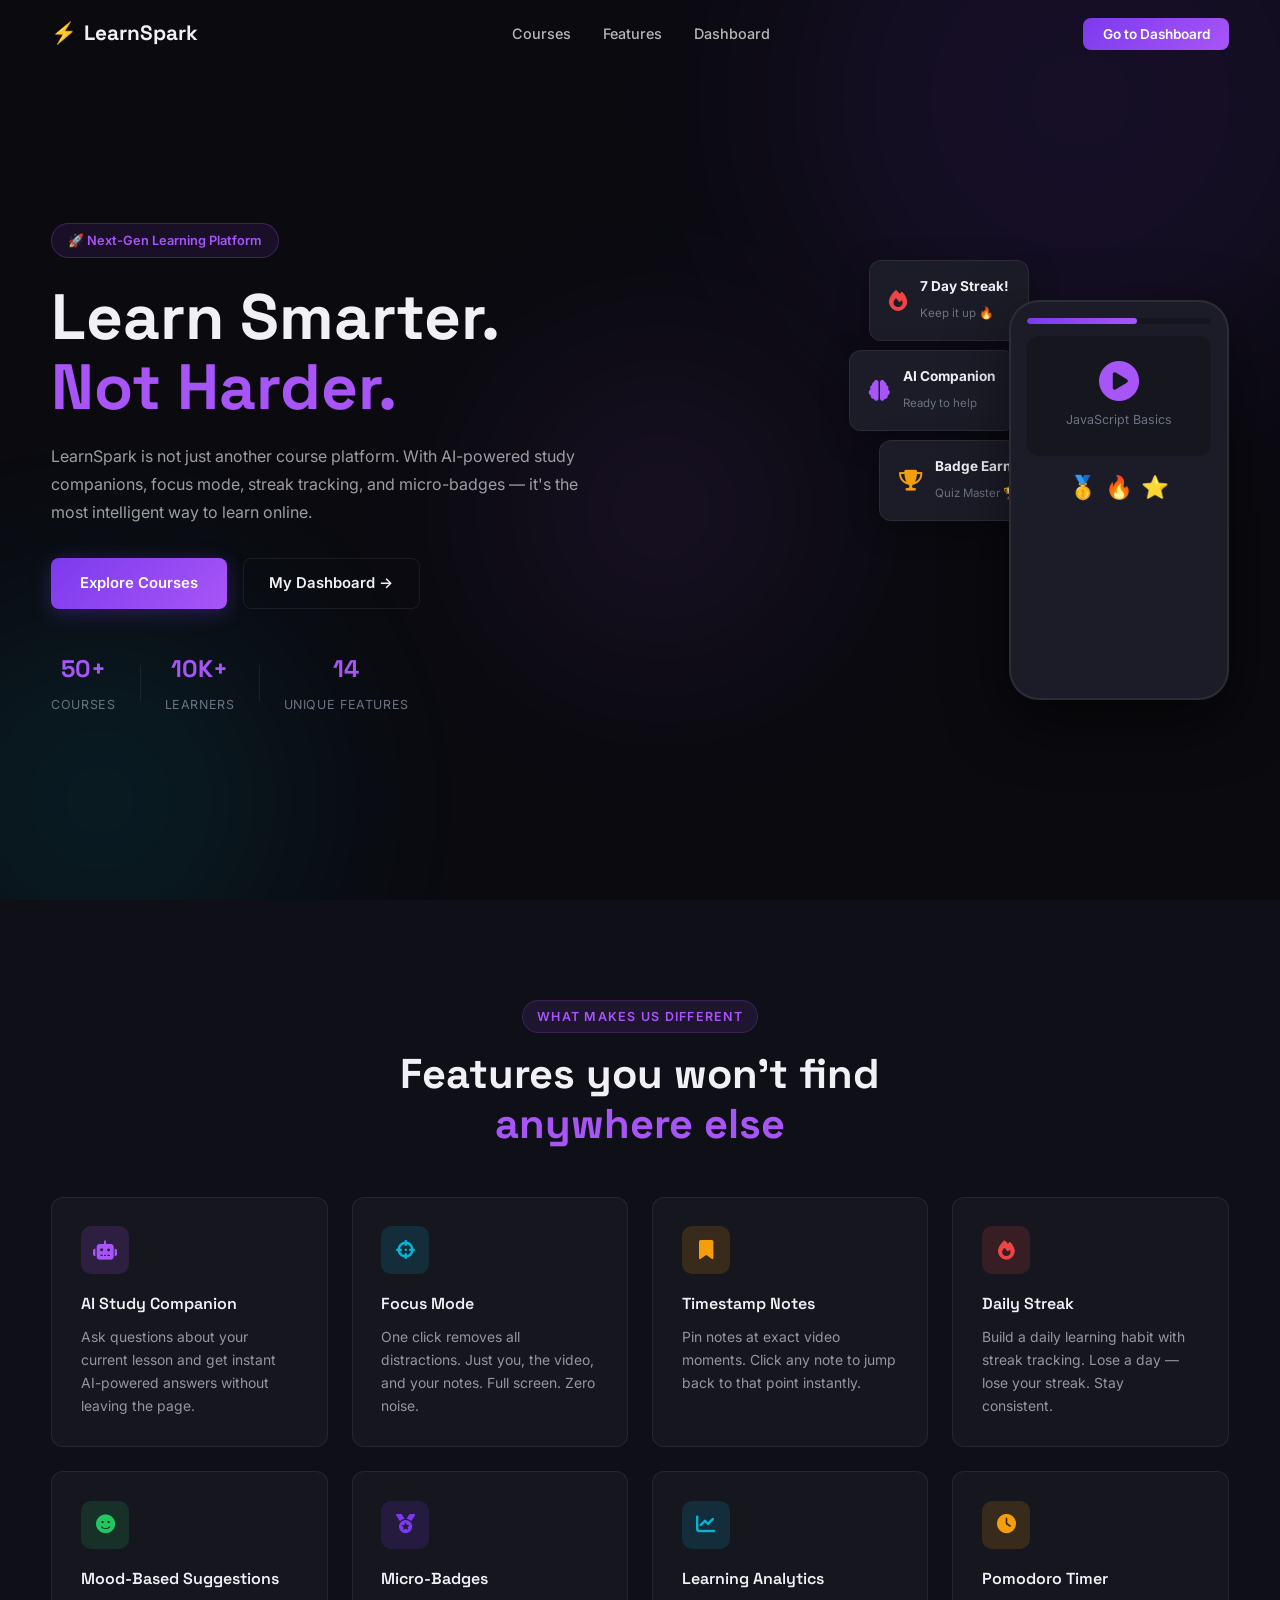
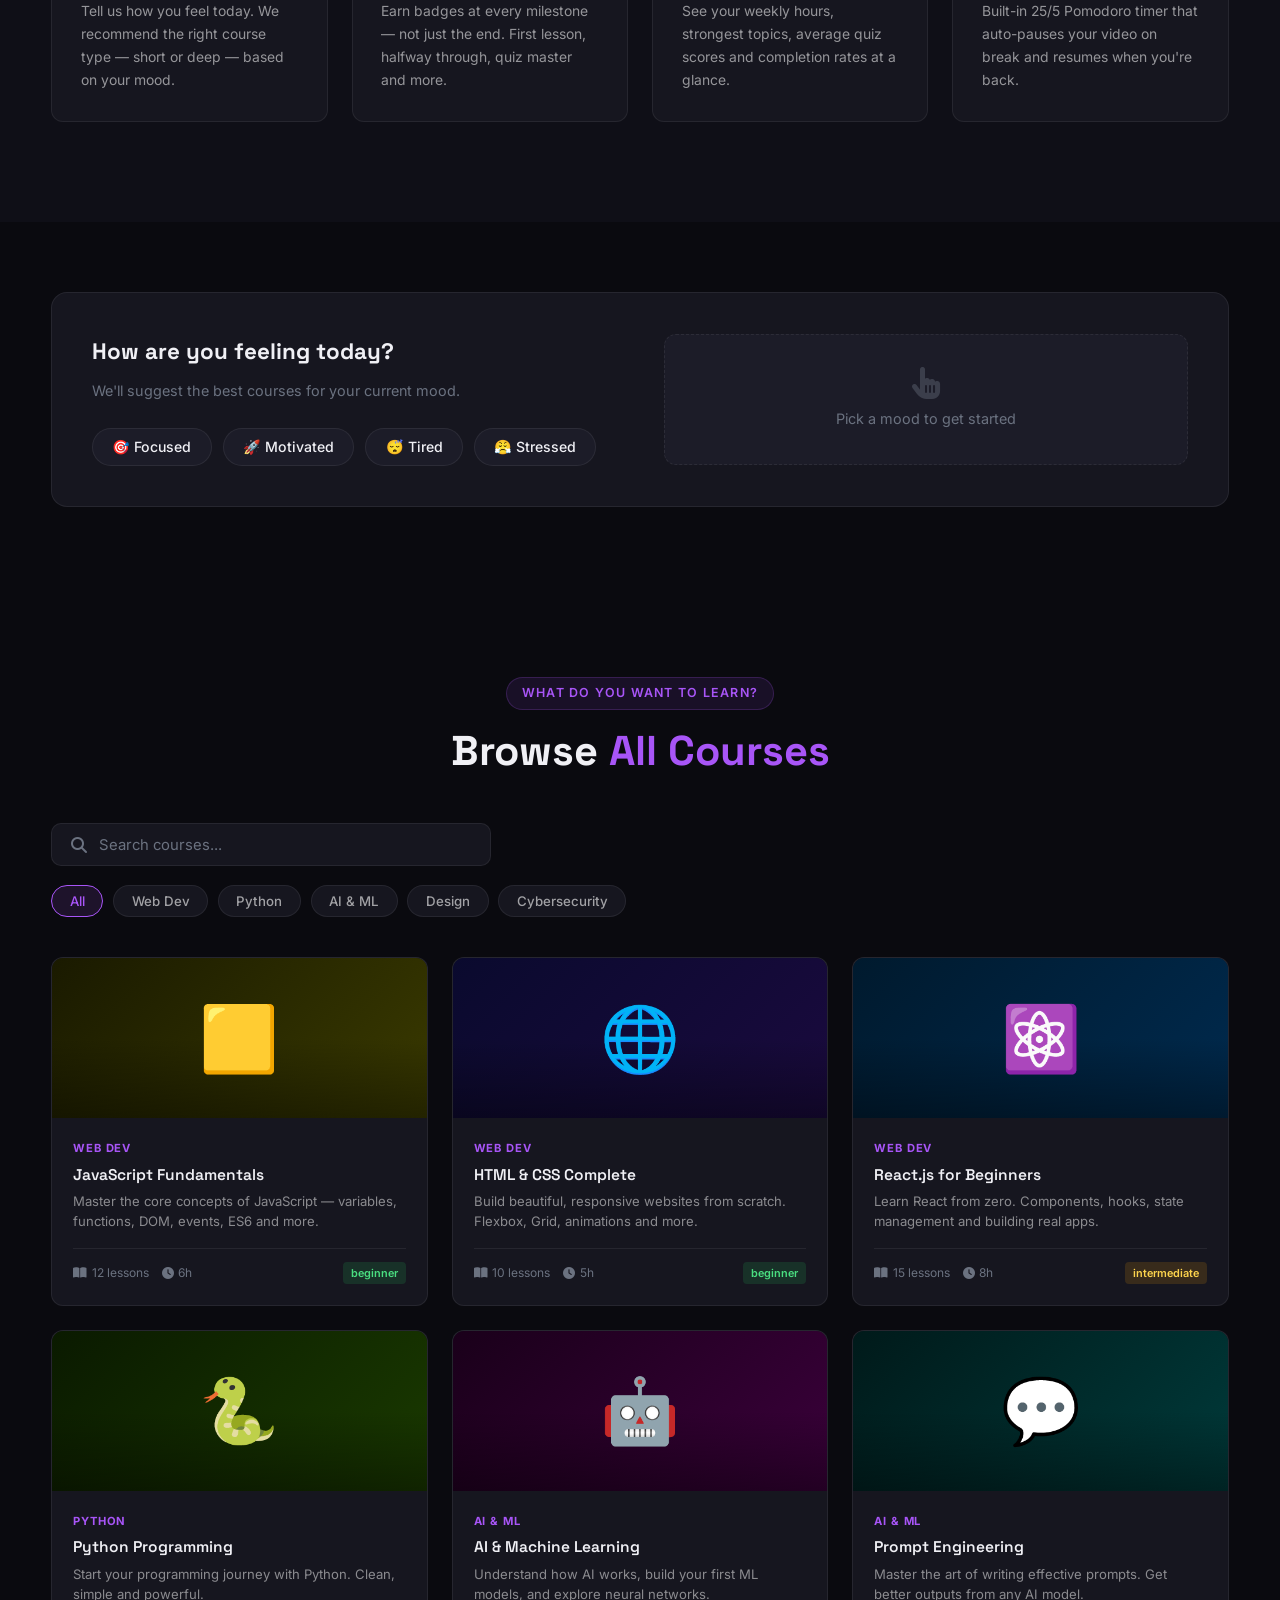
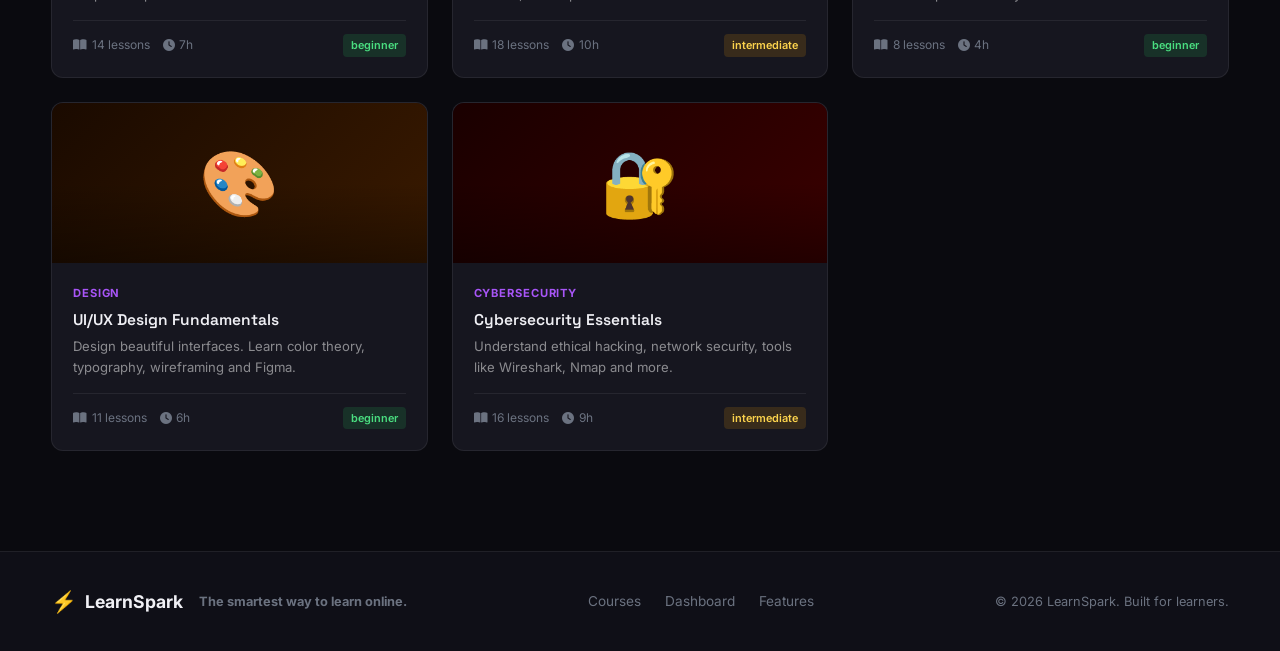
<file: index.html>
<!DOCTYPE html>
<html lang="en">
<head>
  <meta charset="UTF-8" />
  <meta name="viewport" content="width=device-width, initial-scale=1.0" />
  <title>LearnSpark | Modern E-Learning Platform</title>
  <link rel="stylesheet" href="css/main.css" />
  <link href="https://fonts.googleapis.com/css2?family=Inter:wght@300;400;500;600;700;800&family=Space+Grotesk:wght@500;600;700&display=swap" rel="stylesheet" />
  <link rel="stylesheet" href="https://cdnjs.cloudflare.com/ajax/libs/font-awesome/6.4.0/css/all.min.css" />
</head>
<body>

  <!-- NAVBAR -->
  <nav id="navbar">
    <div class="nav-inner">
      <a href="index.html" class="nav-logo">
        <span class="logo-icon">⚡</span> LearnSpark
      </a>
      <ul class="nav-links" id="nav-links">
        <li><a href="#courses">Courses</a></li>
        <li><a href="#features">Features</a></li>
        <li><a href="dashboard.html">Dashboard</a></li>
      </ul>
      <div class="nav-actions">
        <a href="dashboard.html" class="btn-nav">Go to Dashboard</a>
      </div>
      <button class="hamburger" id="hamburger" onclick="toggleNav()">
        <span></span><span></span><span></span>
      </button>
    </div>
  </nav>

  <!-- HERO -->
  <section class="hero">
    <div class="hero-bg">
      <div class="hero-blob b1"></div>
      <div class="hero-blob b2"></div>
      <div class="hero-blob b3"></div>
    </div>
    <div class="hero-inner">
      <div class="hero-text">
        <div class="hero-badge">🚀 Next-Gen Learning Platform</div>
        <h1>Learn Smarter.<br /><span>Not Harder.</span></h1>
        <p>
          LearnSpark is not just another course platform. With AI-powered study
          companions, focus mode, streak tracking, and micro-badges — it's the
          most intelligent way to learn online.
        </p>
        <div class="hero-actions">
          <a href="#courses" class="btn-primary">Explore Courses</a>
          <a href="dashboard.html" class="btn-ghost">My Dashboard →</a>
        </div>
        <div class="hero-stats">
          <div class="h-stat">
            <strong>50+</strong><span>Courses</span>
          </div>
          <div class="h-divider"></div>
          <div class="h-stat">
            <strong>10K+</strong><span>Learners</span>
          </div>
          <div class="h-divider"></div>
          <div class="h-stat">
            <strong>14</strong><span>Unique Features</span>
          </div>
        </div>
      </div>
      <div class="hero-visual">
        <div class="hero-card hc1">
          <i class="fas fa-fire"></i>
          <div>
            <strong>7 Day Streak!</strong>
            <span>Keep it up 🔥</span>
          </div>
        </div>
        <div class="hero-card hc2">
          <i class="fas fa-brain"></i>
          <div>
            <strong>AI Companion</strong>
            <span>Ready to help</span>
          </div>
        </div>
        <div class="hero-card hc3">
          <i class="fas fa-trophy"></i>
          <div>
            <strong>Badge Earned!</strong>
            <span>Quiz Master 🏆</span>
          </div>
        </div>
        <div class="hero-phone">
          <div class="phone-screen">
            <div class="phone-progress-bar"></div>
            <div class="phone-video-thumb">
              <i class="fas fa-play-circle"></i>
              <span>JavaScript Basics</span>
            </div>
            <div class="phone-badges">
              <span>🥇</span><span>🔥</span><span>⭐</span>
            </div>
          </div>
        </div>
      </div>
    </div>
  </section>

  <!-- UNIQUE FEATURES SECTION -->
  <section id="features" class="features-section">
    <div class="container">
      <div class="section-head">
        <span class="section-tag">What Makes Us Different</span>
        <h2>Features you won't find<br /><span>anywhere else</span></h2>
      </div>
      <div class="features-grid">

        <div class="feat-card">
          <div class="feat-icon" style="background:rgba(168,85,247,0.15); color:#a855f7;">
            <i class="fas fa-robot"></i>
          </div>
          <h3>AI Study Companion</h3>
          <p>Ask questions about your current lesson and get instant AI-powered answers without leaving the page.</p>
        </div>

        <div class="feat-card">
          <div class="feat-icon" style="background:rgba(6,182,212,0.15); color:#06b6d4;">
            <i class="fas fa-crosshairs"></i>
          </div>
          <h3>Focus Mode</h3>
          <p>One click removes all distractions. Just you, the video, and your notes. Full screen. Zero noise.</p>
        </div>

        <div class="feat-card">
          <div class="feat-icon" style="background:rgba(245,158,11,0.15); color:#f59e0b;">
            <i class="fas fa-bookmark"></i>
          </div>
          <h3>Timestamp Notes</h3>
          <p>Pin notes at exact video moments. Click any note to jump back to that point instantly.</p>
        </div>

        <div class="feat-card">
          <div class="feat-icon" style="background:rgba(239,68,68,0.15); color:#ef4444;">
            <i class="fas fa-fire"></i>
          </div>
          <h3>Daily Streak</h3>
          <p>Build a daily learning habit with streak tracking. Lose a day — lose your streak. Stay consistent.</p>
        </div>

        <div class="feat-card">
          <div class="feat-icon" style="background:rgba(34,197,94,0.15); color:#22c55e;">
            <i class="fas fa-smile"></i>
          </div>
          <h3>Mood-Based Suggestions</h3>
          <p>Tell us how you feel today. We recommend the right course type — short or deep — based on your mood.</p>
        </div>

        <div class="feat-card">
          <div class="feat-icon" style="background:rgba(124,58,237,0.15); color:#7c3aed;">
            <i class="fas fa-medal"></i>
          </div>
          <h3>Micro-Badges</h3>
          <p>Earn badges at every milestone — not just the end. First lesson, halfway through, quiz master and more.</p>
        </div>

        <div class="feat-card">
          <div class="feat-icon" style="background:rgba(6,182,212,0.15); color:#06b6d4;">
            <i class="fas fa-chart-line"></i>
          </div>
          <h3>Learning Analytics</h3>
          <p>See your weekly hours, strongest topics, average quiz scores and completion rates at a glance.</p>
        </div>

        <div class="feat-card">
          <div class="feat-icon" style="background:rgba(245,158,11,0.15); color:#f59e0b;">
            <i class="fas fa-clock"></i>
          </div>
          <h3>Pomodoro Timer</h3>
          <p>Built-in 25/5 Pomodoro timer that auto-pauses your video on break and resumes when you're back.</p>
        </div>

      </div>
    </div>
  </section>

  <!-- MOOD PICKER (interactive) -->
  <section class="mood-section">
    <div class="container">
      <div class="mood-box">
        <div class="mood-left">
          <h3>How are you feeling today?</h3>
          <p>We'll suggest the best courses for your current mood.</p>
          <div class="mood-options">
            <button class="mood-btn" onclick="pickMood(this,'focused')"   data-mood="focused">   🎯 Focused</button>
            <button class="mood-btn" onclick="pickMood(this,'motivated')" data-mood="motivated"> 🚀 Motivated</button>
            <button class="mood-btn" onclick="pickMood(this,'tired')"     data-mood="tired">     😴 Tired</button>
            <button class="mood-btn" onclick="pickMood(this,'stressed')"  data-mood="stressed">  😤 Stressed</button>
          </div>
        </div>
        <div class="mood-right">
          <div id="mood-suggestion" class="mood-suggestion hidden">
            <div class="mood-suggestion-icon" id="mood-icon">🎯</div>
            <h4 id="mood-title">Great for focus!</h4>
            <p id="mood-desc">Since you're focused, we recommend deep-dive courses today.</p>
            <a href="#courses" class="btn-primary" style="margin-top:1rem;">
              Show Me Courses
            </a>
          </div>
          <div class="mood-placeholder" id="mood-placeholder">
            <i class="fas fa-hand-pointer"></i>
            <span>Pick a mood to get started</span>
          </div>
        </div>
      </div>
    </div>
  </section>

  <!-- COURSES SECTION -->
  <section id="courses" class="courses-section">
    <div class="container">
      <div class="section-head">
        <span class="section-tag">What Do You Want to Learn?</span>
        <h2>Browse <span>All Courses</span></h2>
      </div>

      <!-- Search + Filter -->
      <div class="course-controls">
        <div class="search-wrap">
          <i class="fas fa-search"></i>
          <input type="text" id="search-input" placeholder="Search courses..." oninput="filterCourses()" />
        </div>
        <div class="filter-tabs" id="filter-tabs">
          <button class="filter-btn active" onclick="setFilter(this,'all')">All</button>
          <button class="filter-btn" onclick="setFilter(this,'webdev')">Web Dev</button>
          <button class="filter-btn" onclick="setFilter(this,'python')">Python</button>
          <button class="filter-btn" onclick="setFilter(this,'ai')">AI & ML</button>
          <button class="filter-btn" onclick="setFilter(this,'design')">Design</button>
          <button class="filter-btn" onclick="setFilter(this,'cyber')">Cybersecurity</button>
        </div>
      </div>

      <!-- Course Grid -->
      <div class="course-grid" id="course-grid">
        <!-- Injected by JS -->
      </div>
    </div>
  </section>

  <!-- FOOTER -->
  <footer class="main-footer">
    <div class="container footer-inner">
      <div class="footer-brand">
        <span class="logo-icon">⚡</span>
        <strong>LearnSpark</strong>
        <p>The smartest way to learn online.</p>
      </div>
      <div class="footer-links">
        <a href="#courses">Courses</a>
        <a href="dashboard.html">Dashboard</a>
        <a href="#features">Features</a>
      </div>
      <p class="footer-copy">© 2026 LearnSpark. Built for learners.</p>
    </div>
  </footer>

  <script src="js/main.js"></script>
</body>
</html>
</file>
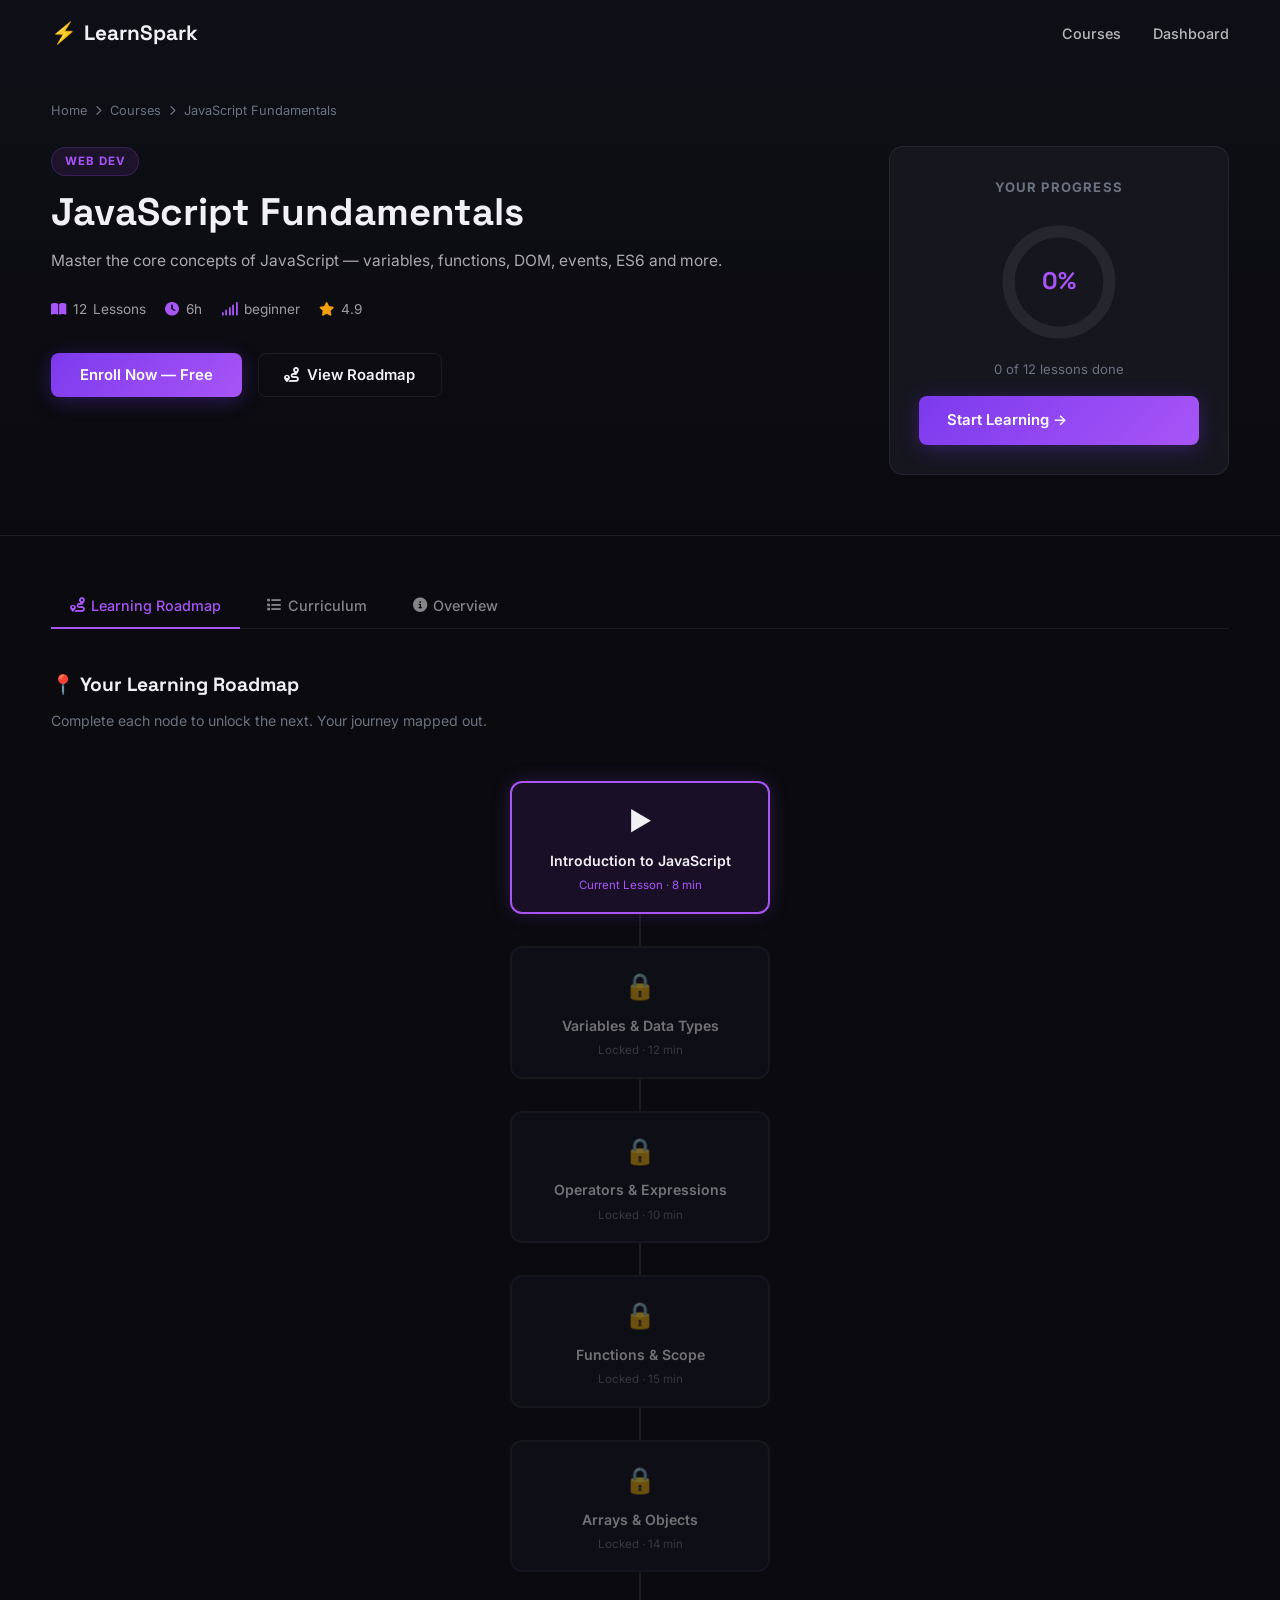
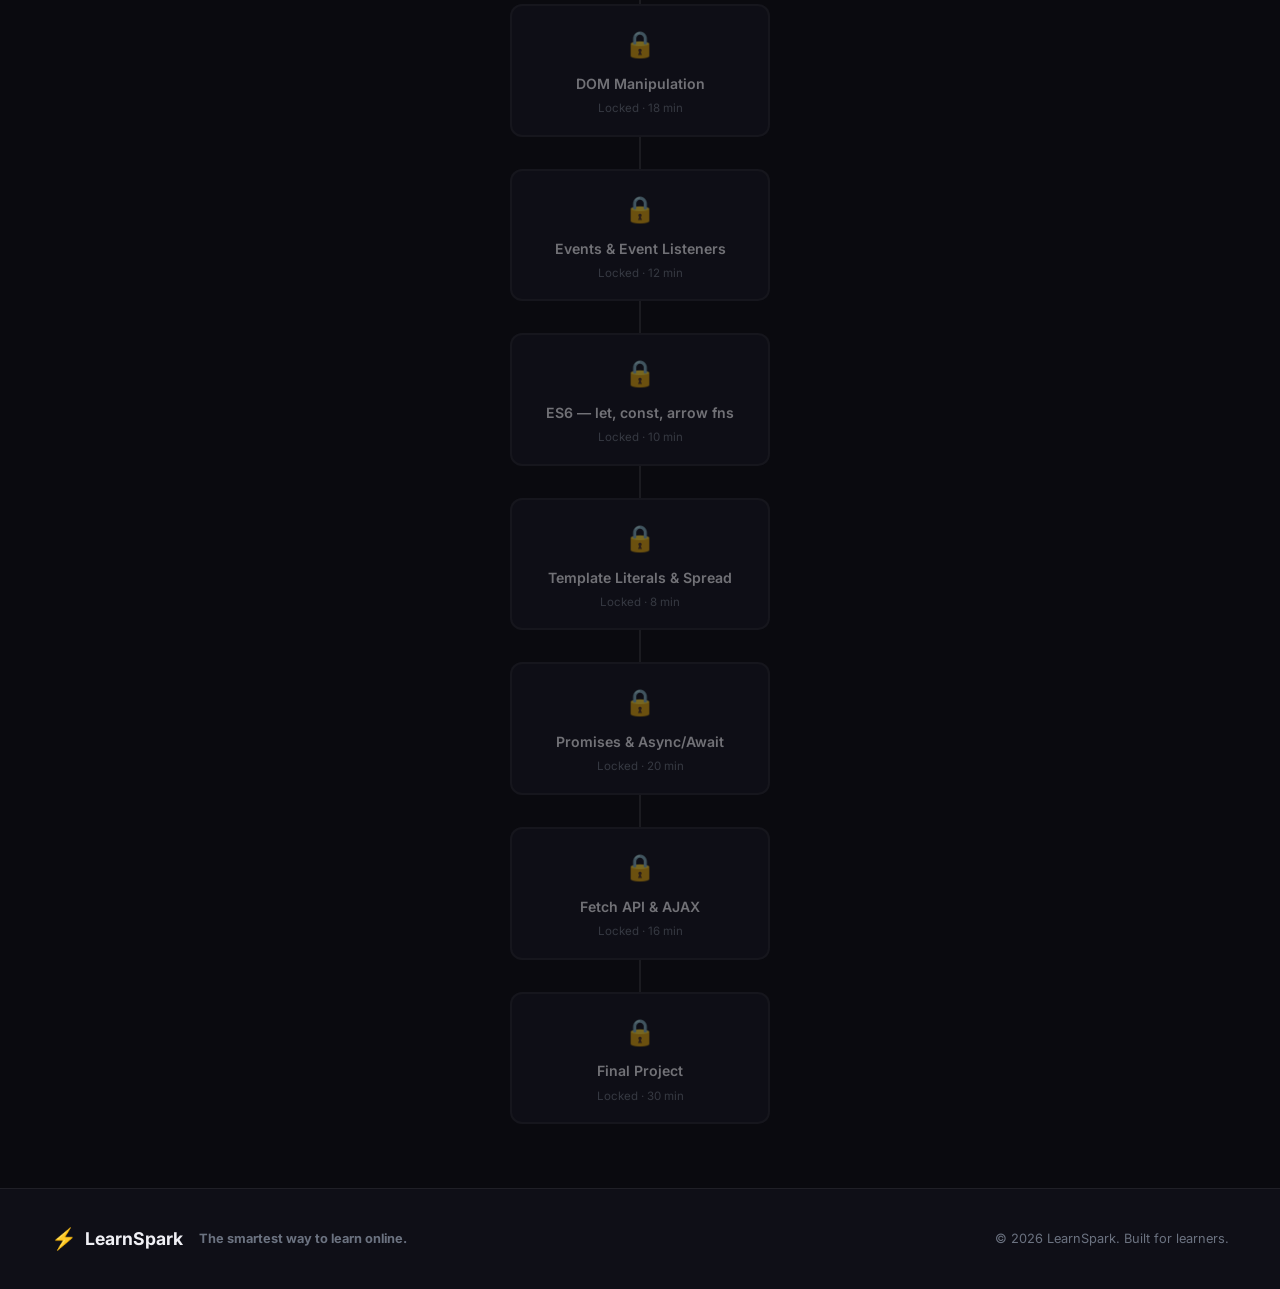
<file: course.html>
<!DOCTYPE html>
<html lang="en">
<head>
  <meta charset="UTF-8" />
  <meta name="viewport" content="width=device-width, initial-scale=1.0" />
  <title>Course Detail | LearnSpark</title>
  <link rel="stylesheet" href="css/main.css" />
  <link rel="stylesheet" href="css/course.css" />
  <link href="https://fonts.googleapis.com/css2?family=Inter:wght@300;400;500;600;700;800&family=Space+Grotesk:wght@500;600;700&display=swap" rel="stylesheet" />
  <link rel="stylesheet" href="https://cdnjs.cloudflare.com/ajax/libs/font-awesome/6.4.0/css/all.min.css" />
</head>
<body>

  <!-- NAVBAR -->
  <nav id="navbar" class="scrolled">
    <div class="nav-inner">
      <a href="index.html" class="nav-logo">
        <span class="logo-icon">⚡</span> LearnSpark
      </a>
      <ul class="nav-links" id="nav-links">
        <li><a href="index.html#courses">Courses</a></li>
        <li><a href="dashboard.html">Dashboard</a></li>
      </ul>
      <button class="hamburger" id="hamburger" onclick="toggleNav()">
        <span></span><span></span><span></span>
      </button>
    </div>
  </nav>

  <!-- COURSE HERO -->
  <div class="course-hero" id="course-hero">
    <div class="container">
      <div class="breadcrumb">
        <a href="index.html">Home</a>
        <i class="fas fa-chevron-right"></i>
        <a href="index.html#courses">Courses</a>
        <i class="fas fa-chevron-right"></i>
        <span id="course-title-breadcrumb">Course</span>
      </div>
      <div class="course-hero-content">
        <div class="course-hero-left">
          <span class="course-category-tag" id="course-cat-tag">Web Dev</span>
          <h1 id="course-title">Course Title</h1>
          <p id="course-desc">Course description goes here.</p>
          <div class="course-meta">
            <span><i class="fas fa-book-open"></i> <span id="course-lessons">0</span> Lessons</span>
            <span><i class="fas fa-clock"></i> <span id="course-duration">0h</span></span>
            <span><i class="fas fa-signal"></i> <span id="course-level">Beginner</span></span>
            <span><i class="fas fa-star" style="color:#f59e0b;"></i> <span id="course-rating">4.8</span></span>
          </div>
          <div class="course-hero-actions">
            <button class="btn-primary" onclick="enrollCourse()" id="enroll-btn">
              Enroll Now — Free
            </button>
            <button class="btn-ghost" onclick="showRoadmap()">
              <i class="fas fa-route"></i> View Roadmap
            </button>
          </div>
        </div>
        <div class="course-hero-right">
          <div class="course-progress-card" id="course-progress-card">
            <div class="cp-header">Your Progress</div>
            <div class="cp-circle">
              <svg viewBox="0 0 100 100">
                <circle class="cp-bg"   cx="50" cy="50" r="42"/>
                <circle class="cp-fill" cx="50" cy="50" r="42" id="cp-fill-circle"/>
              </svg>
              <span id="cp-pct">0%</span>
            </div>
            <p id="cp-text">0 of 0 lessons done</p>
            <a href="lesson.html" id="continue-btn" class="btn-primary" style="width:100%;text-align:center;margin-top:1rem;">
              Start Learning →
            </a>
          </div>
        </div>
      </div>
    </div>
  </div>

  <!-- MAIN CONTENT -->
  <div class="course-main container">

    <!-- TABS -->
    <div class="course-tabs">
      <button class="ctab active" onclick="showCourseTab('roadmap',this)">
        <i class="fas fa-route"></i> Learning Roadmap
      </button>
      <button class="ctab" onclick="showCourseTab('curriculum',this)">
        <i class="fas fa-list"></i> Curriculum
      </button>
      <button class="ctab" onclick="showCourseTab('overview',this)">
        <i class="fas fa-info-circle"></i> Overview
      </button>
    </div>

    <!-- ROADMAP TAB -->
    <div id="ctab-roadmap" class="course-tab-panel active">
      <h3 class="panel-title">📍 Your Learning Roadmap</h3>
      <p class="panel-sub">Complete each node to unlock the next. Your journey mapped out.</p>
      <div class="roadmap-wrap" id="roadmap-wrap">
        <!-- injected by JS -->
      </div>
    </div>

    <!-- CURRICULUM TAB -->
    <div id="ctab-curriculum" class="course-tab-panel">
      <h3 class="panel-title">📋 Course Curriculum</h3>
      <div class="curriculum-list" id="curriculum-list">
        <!-- injected by JS -->
      </div>
    </div>

    <!-- OVERVIEW TAB -->
    <div id="ctab-overview" class="course-tab-panel">
      <h3 class="panel-title">📖 Course Overview</h3>
      <div class="overview-grid">
        <div class="overview-left" id="overview-left">
          <!-- injected by JS -->
        </div>
        <div class="overview-right">
          <div class="what-learn" id="what-learn">
            <!-- injected by JS -->
          </div>
        </div>
      </div>
    </div>

  </div>

  <!-- FOOTER -->
  <footer class="main-footer">
    <div class="container footer-inner">
      <div class="footer-brand">
        <span class="logo-icon">⚡</span>
        <strong>LearnSpark</strong>
        <p>The smartest way to learn online.</p>
      </div>
      <p class="footer-copy">© 2026 LearnSpark. Built for learners.</p>
    </div>
  </footer>

  <script src="js/main.js"></script>
  <script src="js/course.js"></script>
</body>
</html>
</file>
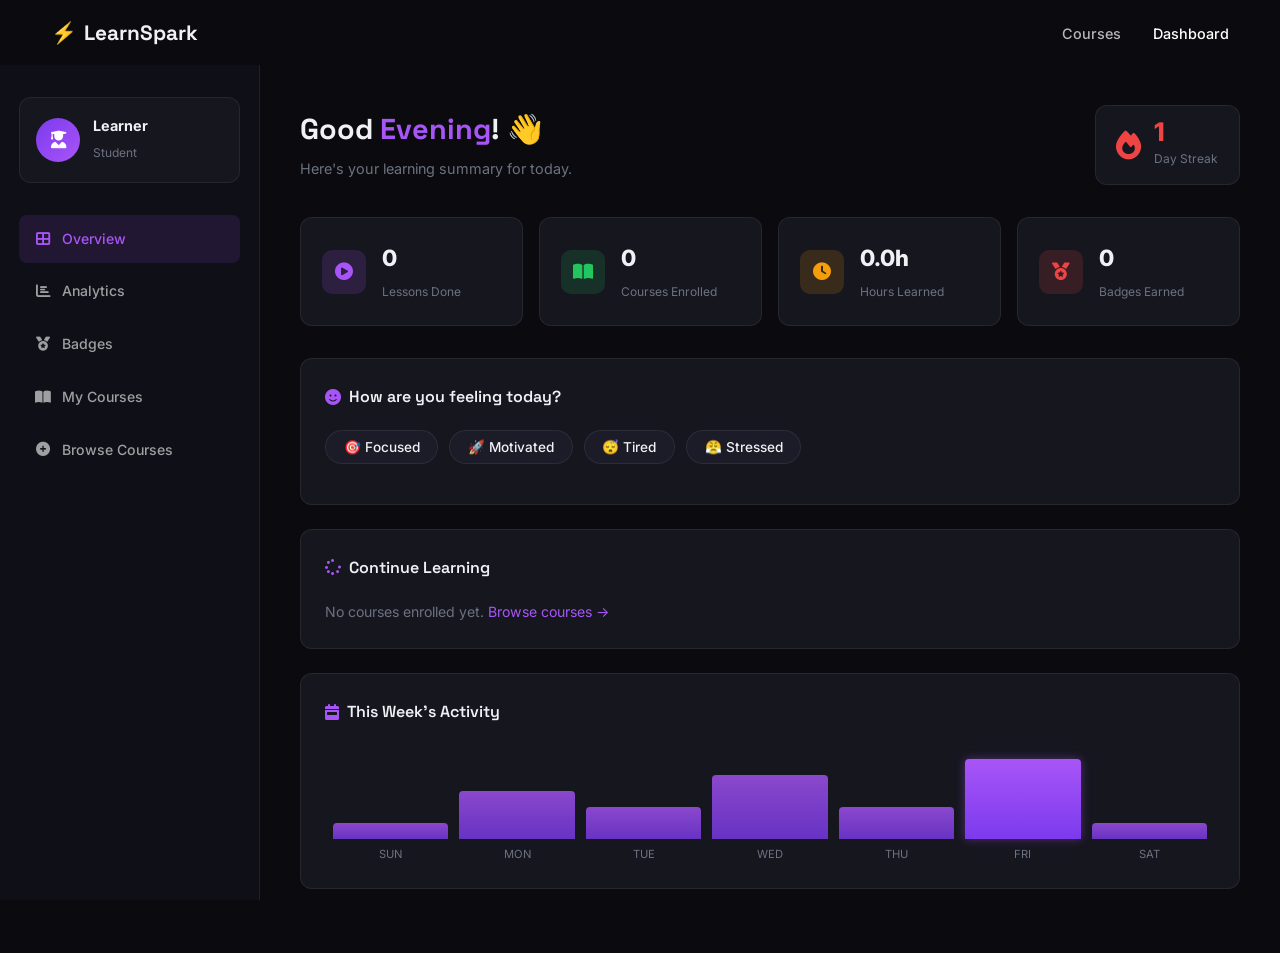
<file: dashboard.html>
<!DOCTYPE html>
<html lang="en">
<head>
  <meta charset="UTF-8" />
  <meta name="viewport" content="width=device-width, initial-scale=1.0" />
  <title>Dashboard | LearnSpark</title>
  <link rel="stylesheet" href="css/main.css" />
  <link rel="stylesheet" href="css/dashboard.css" />
  <link href="https://fonts.googleapis.com/css2?family=Inter:wght@300;400;500;600;700;800&family=Space+Grotesk:wght@500;600;700&display=swap" rel="stylesheet" />
  <link rel="stylesheet" href="https://cdnjs.cloudflare.com/ajax/libs/font-awesome/6.4.0/css/all.min.css" />
</head>
<body class="dashboard-body">

  <!-- NAVBAR -->
  <nav id="navbar" class="scrolled">
    <div class="nav-inner">
      <a href="index.html" class="nav-logo">
        <span class="logo-icon">⚡</span> LearnSpark
      </a>
      <ul class="nav-links" id="nav-links">
        <li><a href="index.html#courses">Courses</a></li>
        <li><a href="dashboard.html" class="active-link">Dashboard</a></li>
      </ul>
      <button class="hamburger" id="hamburger" onclick="toggleNav()">
        <span></span><span></span><span></span>
      </button>
    </div>
  </nav>

  <div class="dashboard-layout">

    <!-- SIDEBAR -->
    <aside class="dash-sidebar">
      <div class="dash-user">
        <div class="dash-avatar">
          <i class="fas fa-user-graduate"></i>
        </div>
        <div>
          <strong id="dash-username">Learner</strong>
          <span>Student</span>
        </div>
      </div>
      <nav class="dash-nav">
        <a href="#overview"   class="dash-link active" onclick="showTab('overview',this)">
          <i class="fas fa-th-large"></i> Overview
        </a>
        <a href="#analytics"  class="dash-link" onclick="showTab('analytics',this)">
          <i class="fas fa-chart-bar"></i> Analytics
        </a>
        <a href="#badges"     class="dash-link" onclick="showTab('badges',this)">
          <i class="fas fa-medal"></i> Badges
        </a>
        <a href="#mycourses"  class="dash-link" onclick="showTab('mycourses',this)">
          <i class="fas fa-book-open"></i> My Courses
        </a>
        <a href="index.html#courses" class="dash-link">
          <i class="fas fa-plus-circle"></i> Browse Courses
        </a>
      </nav>
    </aside>

    <!-- MAIN CONTENT -->
    <main class="dash-main">

      <!-- ---- OVERVIEW TAB ---- -->
      <div id="tab-overview" class="dash-tab active">

        <div class="dash-header">
          <div>
            <h1>Good <span id="time-greeting">Morning</span>! 👋</h1>
            <p>Here's your learning summary for today.</p>
          </div>
          <div class="streak-display">
            <i class="fas fa-fire"></i>
            <div>
              <strong id="streak-count">0</strong>
              <span>Day Streak</span>
            </div>
          </div>
        </div>

        <!-- Quick Stats -->
        <div class="quick-stats">
          <div class="qs-card">
            <div class="qs-icon" style="background:rgba(168,85,247,0.15);color:#a855f7;">
              <i class="fas fa-play-circle"></i>
            </div>
            <div>
              <strong id="total-lessons">0</strong>
              <span>Lessons Done</span>
            </div>
          </div>
          <div class="qs-card">
            <div class="qs-icon" style="background:rgba(34,197,94,0.15);color:#22c55e;">
              <i class="fas fa-book-open"></i>
            </div>
            <div>
              <strong id="courses-enrolled">0</strong>
              <span>Courses Enrolled</span>
            </div>
          </div>
          <div class="qs-card">
            <div class="qs-icon" style="background:rgba(245,158,11,0.15);color:#f59e0b;">
              <i class="fas fa-clock"></i>
            </div>
            <div>
              <strong id="hours-learned">0h</strong>
              <span>Hours Learned</span>
            </div>
          </div>
          <div class="qs-card">
            <div class="qs-icon" style="background:rgba(239,68,68,0.15);color:#ef4444;">
              <i class="fas fa-medal"></i>
            </div>
            <div>
              <strong id="badges-earned">0</strong>
              <span>Badges Earned</span>
            </div>
          </div>
        </div>

        <!-- Mood Picker -->
        <div class="dash-card">
          <h3 class="card-title">
            <i class="fas fa-smile"></i> How are you feeling today?
          </h3>
          <div class="mood-row">
            <button class="mood-pill" onclick="dashMood(this,'focused')"   data-mood="focused">   🎯 Focused</button>
            <button class="mood-pill" onclick="dashMood(this,'motivated')" data-mood="motivated"> 🚀 Motivated</button>
            <button class="mood-pill" onclick="dashMood(this,'tired')"     data-mood="tired">     😴 Tired</button>
            <button class="mood-pill" onclick="dashMood(this,'stressed')"  data-mood="stressed">  😤 Stressed</button>
          </div>
          <div id="dash-mood-result" class="dash-mood-result hidden"></div>
        </div>

        <!-- In-Progress Courses -->
        <div class="dash-card">
          <h3 class="card-title">
            <i class="fas fa-spinner"></i> Continue Learning
          </h3>
          <div id="in-progress-list" class="progress-list">
            <!-- injected by JS -->
          </div>
        </div>

        <!-- Weekly Activity -->
        <div class="dash-card">
          <h3 class="card-title">
            <i class="fas fa-calendar-week"></i> This Week's Activity
          </h3>
          <div class="week-chart" id="week-chart">
            <!-- bars injected by JS -->
          </div>
        </div>

      </div>

      <!-- ---- ANALYTICS TAB ---- -->
      <div id="tab-analytics" class="dash-tab">
        <h1>Learning <span>Analytics</span></h1>
        <p class="tab-sub">Track your growth over time.</p>

        <div class="analytics-grid">

          <div class="dash-card">
            <h3 class="card-title"><i class="fas fa-chart-pie"></i> Subject Breakdown</h3>
            <div class="subject-bars" id="subject-bars">
              <!-- injected by JS -->
            </div>
          </div>

          <div class="dash-card">
            <h3 class="card-title"><i class="fas fa-star"></i> Quiz Performance</h3>
            <div class="quiz-stats" id="quiz-stats">
              <!-- injected by JS -->
            </div>
          </div>

          <div class="dash-card full-width">
            <h3 class="card-title"><i class="fas fa-calendar-alt"></i> Monthly Activity Heatmap</h3>
            <div class="heatmap" id="heatmap">
              <!-- injected by JS -->
            </div>
          </div>

        </div>
      </div>

      <!-- ---- BADGES TAB ---- -->
      <div id="tab-badges" class="dash-tab">
        <h1>My <span>Badges</span></h1>
        <p class="tab-sub">Achievements you've unlocked on your learning journey.</p>
        <div class="badges-grid" id="badges-grid">
          <!-- injected by JS -->
        </div>
      </div>

      <!-- ---- MY COURSES TAB ---- -->
      <div id="tab-mycourses" class="dash-tab">
        <h1>My <span>Courses</span></h1>
        <p class="tab-sub">All courses you're enrolled in.</p>
        <div class="my-courses-list" id="my-courses-list">
          <!-- injected by JS -->
        </div>
      </div>

    </main>
  </div>

  <script src="js/main.js"></script>
  <script src="js/dashboard.js"></script>
</body>
</html>
</file>
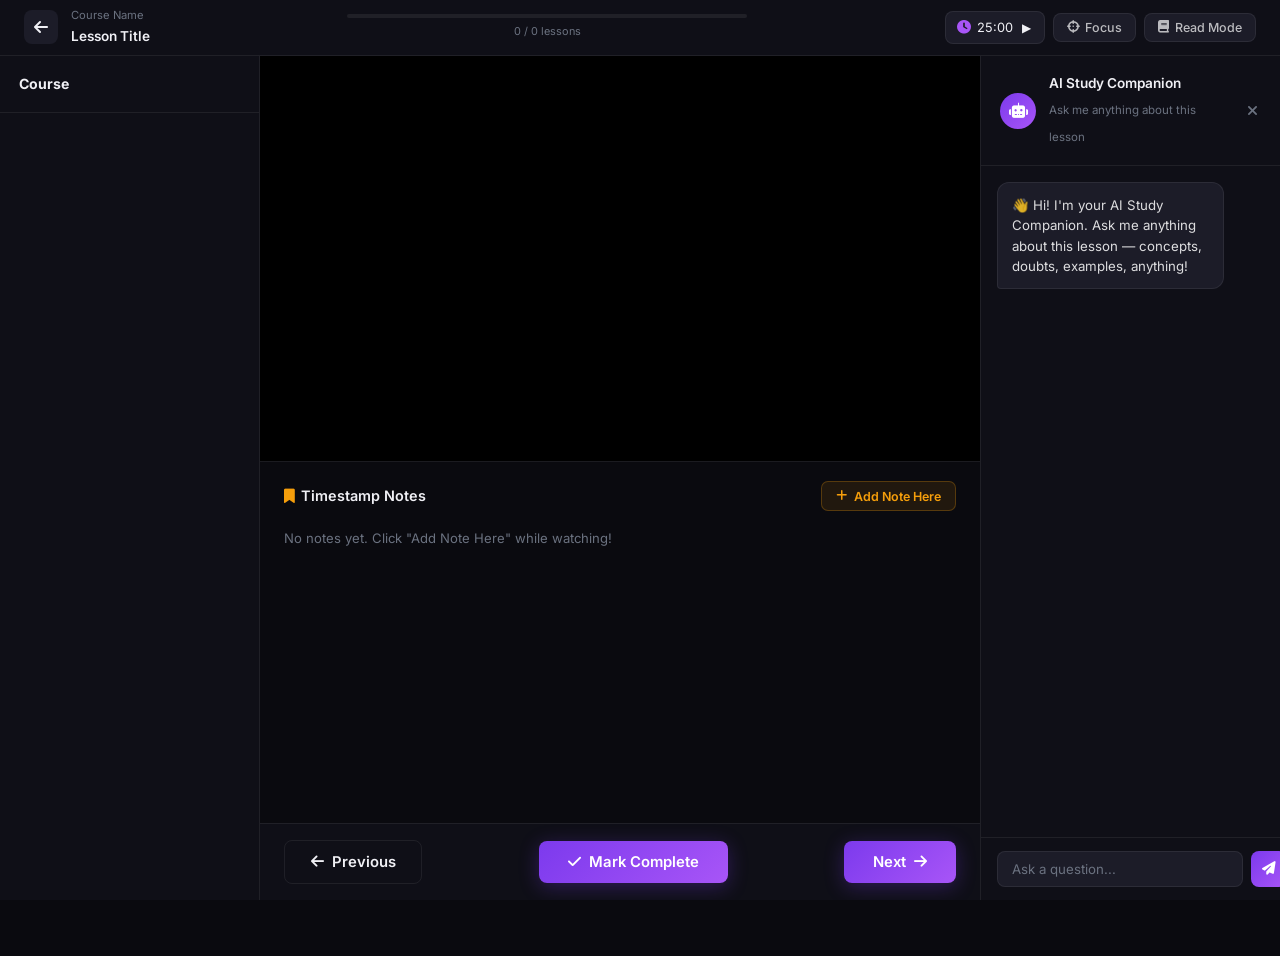
<file: lesson.html>
<!DOCTYPE html>
<html lang="en">
<head>
  <meta charset="UTF-8" />
  <meta name="viewport" content="width=device-width, initial-scale=1.0" />
  <title>Lesson | LearnSpark</title>
  <link rel="stylesheet" href="css/main.css" />
  <link rel="stylesheet" href="css/lesson.css" />
  <link href="https://fonts.googleapis.com/css2?family=Inter:wght@300;400;500;600;700;800&family=Space+Grotesk:wght@500;600;700&display=swap" rel="stylesheet" />
  <link rel="stylesheet" href="https://cdnjs.cloudflare.com/ajax/libs/font-awesome/6.4.0/css/all.min.css" />
</head>
<body id="lesson-body">

  <!-- TOP BAR -->
  <div class="lesson-topbar" id="lesson-topbar">
    <div class="topbar-left">
      <a href="course.html" class="back-btn">
        <i class="fas fa-arrow-left"></i>
      </a>
      <div class="topbar-info">
        <span id="topbar-course">Course Name</span>
        <strong id="topbar-lesson">Lesson Title</strong>
      </div>
    </div>
    <div class="topbar-center">
      <div class="lesson-progress-bar">
        <div id="lesson-progress-fill" style="width:0%"></div>
      </div>
      <span id="topbar-progress">0 / 0 lessons</span>
    </div>
    <div class="topbar-right">
      <!-- Pomodoro -->
      <div class="pomo-mini" id="pomo-mini" title="Pomodoro Timer" onclick="openPomo()">
        <i class="fas fa-clock"></i>
        <span id="pomo-display">25:00</span>
        <button onclick="event.stopPropagation(); togglePomo()" id="pomo-toggle-btn">▶</button>
      </div>
      <!-- Focus mode -->
      <button class="topbar-btn" onclick="toggleFocus()" id="focus-btn" title="Focus Mode">
        <i class="fas fa-crosshairs"></i> <span>Focus</span>
      </button>
      <!-- Reading mode toggle -->
      <button class="topbar-btn" onclick="toggleMode()" id="mode-btn" title="Toggle Reading Mode">
        <i class="fas fa-book"></i> <span>Read Mode</span>
      </button>
    </div>
  </div>

  <!-- LESSON LAYOUT -->
  <div class="lesson-layout" id="lesson-layout">

    <!-- LEFT: LESSON LIST -->
    <aside class="lesson-sidebar" id="lesson-sidebar">
      <div class="sidebar-header">
        <h4 id="sidebar-course-name">Course</h4>
        <button class="sidebar-close" onclick="closeSidebar()">
          <i class="fas fa-times"></i>
        </button>
      </div>
      <div class="lesson-list" id="lesson-list">
        <!-- injected by JS -->
      </div>
    </aside>

    <!-- CENTER: VIDEO + NOTES -->
    <main class="lesson-main" id="lesson-main">

      <div class="content-area" id="content-area">

        <!-- VIDEO MODE -->
        <div id="video-mode" class="mode-panel active">
          <div class="video-wrap">
            <iframe
              id="lesson-iframe"
              src="https://www.youtube.com/embed/PkZNo7MFNFg?rel=0&modestbranding=1&enablejsapi=1"
              title="Lesson Video"
              frameborder="0"
              allow="accelerometer; autoplay; clipboard-write; encrypted-media; gyroscope; picture-in-picture; web-share"
              allowfullscreen
              loading="lazy">
            </iframe>
          </div>

          <!-- Timestamp Notes -->
          <div class="timestamp-notes">
            <div class="tn-header">
              <h4><i class="fas fa-bookmark"></i> Timestamp Notes</h4>
              <button class="btn-add-note" onclick="addTimestampNote()">
                <i class="fas fa-plus"></i> Add Note Here
              </button>
            </div>
            <div id="notes-list" class="notes-list">
              <p class="no-notes">No notes yet. Click "Add Note Here" while watching!</p>
            </div>
          </div>
        </div>

        <!-- READING MODE -->
        <div id="reading-mode" class="mode-panel">
          <div class="reading-content" id="reading-content">
            <!-- injected by JS -->
          </div>
        </div>

      </div>

      <!-- Lesson navigation -->
      <div class="lesson-nav-btns">
        <button class="btn-ghost" onclick="prevLesson()" id="prev-btn">
          <i class="fas fa-arrow-left"></i> Previous
        </button>
        <button class="btn-primary" onclick="markComplete()" id="complete-btn">
          <i class="fas fa-check"></i> Mark Complete
        </button>
        <button class="btn-primary" onclick="nextLesson()" id="next-btn">
          Next <i class="fas fa-arrow-right"></i>
        </button>
      </div>

    </main>

    <!-- RIGHT: AI COMPANION -->
    <aside class="ai-sidebar" id="ai-sidebar">

      <div class="ai-header">
        <div class="ai-avatar">
          <i class="fas fa-robot"></i>
        </div>
        <div>
          <strong>AI Study Companion</strong>
          <span>Ask me anything about this lesson</span>
        </div>
        <button class="ai-close-btn" onclick="toggleAI()" title="Close">
          <i class="fas fa-times"></i>
        </button>
      </div>

      <div class="ai-messages" id="ai-messages">
        <div class="ai-msg bot-msg">
          <div class="msg-bubble">
            👋 Hi! I'm your AI Study Companion. Ask me anything about this lesson — concepts, doubts, examples, anything!
          </div>
        </div>
      </div>

      <div class="ai-input-area">
        <input
          type="text"
          id="ai-input"
          placeholder="Ask a question..."
          onkeydown="if(event.key==='Enter') sendAIMessage()"
        />
        <button onclick="sendAIMessage()" class="ai-send-btn">
          <i class="fas fa-paper-plane"></i>
        </button>
      </div>

    </aside>

  </div>

  <!-- AI toggle button (mobile) -->
  <button class="ai-fab" id="ai-fab" onclick="toggleAI()" title="AI Companion">
    <i class="fas fa-robot"></i>
  </button>

  <!-- Sidebar toggle button (mobile) -->
  <button class="sidebar-fab" id="sidebar-fab" onclick="toggleSidebar()" title="Lessons">
    <i class="fas fa-list"></i>
  </button>

  <!-- POMODORO OVERLAY -->
  <div class="pomo-overlay hidden" id="pomo-overlay">
    <div class="pomo-card">
      <div class="pomo-mode-label" id="pomo-mode-label">🍅 Focus Time</div>
      <div class="pomo-timer" id="pomo-timer-big">25:00</div>
      <div class="pomo-progress">
        <div id="pomo-progress-fill" style="width:0%"></div>
      </div>
      <div class="pomo-controls">
        <button onclick="togglePomo()" id="pomo-play-btn">
          <i class="fas fa-play"></i>
        </button>
        <button onclick="resetPomo()">
          <i class="fas fa-redo"></i>
        </button>
      </div>
      <p class="pomo-note" id="pomo-note">Stay focused. 25 minutes of deep work.</p>
      <button class="pomo-close" onclick="closePomo()">Close</button>
    </div>
  </div>

  <!-- BADGE POPUP -->
  <div class="badge-popup hidden" id="badge-popup">
    <div class="badge-popup-inner">
      <div class="badge-popup-icon" id="badge-popup-icon">🏅</div>
      <h3>Badge Unlocked!</h3>
      <p id="badge-popup-name">First Step</p>
      <button onclick="closeBadgePopup()" class="btn-primary">Awesome! 🎉</button>
    </div>
  </div>

  <script src="js/main.js"></script>
  <script src="js/lesson.js"></script>
</body>
</html>
</file>
<file: css/main.css>
/* ================================
   LearnSpark - main.css
   Shared styles across all pages
================================ */

:root {
  --bg:        #0a0a0f;
  --bg2:       #0f0f17;
  --bg3:       #141420;
  --card:      #16161f;
  --card2:     #1c1c28;
  --border:    rgba(255,255,255,0.07);
  --accent:    #7c3aed;
  --accent2:   #a855f7;
  --cyan:      #06b6d4;
  --green:     #22c55e;
  --yellow:    #f59e0b;
  --red:       #ef4444;
  --text:      #f0f0f5;
  --muted:     #6b7280;
  --radius:    12px;
  --t:         0.25s ease;
  --font-head: 'Space Grotesk', sans-serif;
  --font-body: 'Inter', sans-serif;
}

*, *::before, *::after {
  margin: 0; padding: 0;
  box-sizing: border-box;
}

html { scroll-behavior: smooth; }

body {
  font-family: var(--font-body);
  background: var(--bg);
  color: var(--text);
  line-height: 1.7;
  overflow-x: hidden;
}

a { color: var(--accent2); text-decoration: none; transition: color var(--t); }
a:hover { color: var(--cyan); }
img { max-width: 100%; display: block; }
ul  { list-style: none; }
.hidden { display: none !important; }

.container {
  width: 92%;
  max-width: 1200px;
  margin: 0 auto;
}

/* ---- BUTTONS ---- */
.btn-primary {
  display: inline-flex;
  align-items: center;
  gap: 0.5rem;
  background: linear-gradient(135deg, var(--accent), var(--accent2));
  color: #fff;
  padding: 0.75rem 1.8rem;
  border-radius: 8px;
  font-weight: 600;
  font-size: 0.93rem;
  border: none;
  cursor: pointer;
  transition: transform var(--t), box-shadow var(--t);
  box-shadow: 0 4px 20px rgba(124,58,237,0.3);
  font-family: inherit;
  text-decoration: none;
}

.btn-primary:hover {
  transform: translateY(-2px);
  box-shadow: 0 6px 28px rgba(124,58,237,0.5);
  color: #fff;
}

.btn-ghost {
  display: inline-flex;
  align-items: center;
  gap: 0.5rem;
  background: transparent;
  color: var(--text);
  padding: 0.75rem 1.6rem;
  border-radius: 8px;
  font-weight: 600;
  font-size: 0.93rem;
  border: 1.5px solid var(--border);
  cursor: pointer;
  transition: border-color var(--t), color var(--t), transform var(--t);
  font-family: inherit;
  text-decoration: none;
}

.btn-ghost:hover {
  border-color: var(--accent2);
  color: var(--accent2);
  transform: translateY(-2px);
}

/* ---- NAVBAR ---- */
#navbar {
  position: fixed;
  top: 0; left: 0; right: 0;
  z-index: 1000;
  padding: 1rem 0;
  transition: background var(--t), padding var(--t), box-shadow var(--t);
}

#navbar.scrolled {
  background: rgba(10,10,15,0.95);
  backdrop-filter: blur(12px);
  box-shadow: 0 2px 20px rgba(0,0,0,0.4);
  padding: 0.65rem 0;
}

.nav-inner {
  width: 92%;
  max-width: 1200px;
  margin: 0 auto;
  display: flex;
  align-items: center;
  justify-content: space-between;
}

.nav-logo {
  font-family: var(--font-head);
  font-size: 1.3rem;
  font-weight: 700;
  color: var(--text);
  display: flex;
  align-items: center;
  gap: 0.4rem;
}

.logo-icon { color: var(--accent2); font-size: 1.3rem; }

.nav-links {
  display: flex;
  gap: 2rem;
}

.nav-links a {
  color: rgba(255,255,255,0.7);
  font-size: 0.9rem;
  font-weight: 500;
  transition: color var(--t);
}

.nav-links a:hover,
.nav-links a.active-link { color: #fff; }

.btn-nav {
  background: linear-gradient(135deg, var(--accent), var(--accent2));
  color: #fff !important;
  padding: 0.5rem 1.2rem;
  border-radius: 8px;
  font-size: 0.85rem;
  font-weight: 600;
  transition: transform var(--t), box-shadow var(--t);
}

.btn-nav:hover {
  transform: translateY(-1px);
  box-shadow: 0 4px 15px rgba(124,58,237,0.4);
  color: #fff;
}

.hamburger {
  display: none;
  flex-direction: column;
  gap: 5px;
  background: none;
  border: none;
  cursor: pointer;
  padding: 4px;
}

.hamburger span {
  display: block;
  width: 22px; height: 2px;
  background: var(--text);
  border-radius: 2px;
  transition: all 0.3s;
}

/* ---- SECTION HEADS ---- */
.section-head {
  text-align: center;
  margin-bottom: 3rem;
}

.section-tag {
  display: inline-block;
  font-size: 0.78rem;
  font-weight: 600;
  letter-spacing: 0.1em;
  text-transform: uppercase;
  color: var(--accent2);
  background: rgba(168,85,247,0.1);
  border: 1px solid rgba(168,85,247,0.2);
  padding: 0.3rem 0.9rem;
  border-radius: 20px;
  margin-bottom: 1rem;
}

.section-head h2 {
  font-family: var(--font-head);
  font-size: clamp(1.8rem, 4vw, 2.6rem);
  font-weight: 700;
  color: var(--text);
  line-height: 1.2;
}

.section-head h2 span { color: var(--accent2); }

/* ---- HERO ---- */
.hero {
  min-height: 100vh;
  display: flex;
  align-items: center;
  position: relative;
  overflow: hidden;
  padding: 100px 0 60px;
}

.hero-bg {
  position: absolute;
  inset: 0;
  pointer-events: none;
}

.hero-blob {
  position: absolute;
  border-radius: 50%;
  filter: blur(100px);
  opacity: 0.1;
}

.b1 { width: 600px; height: 600px; background: var(--accent);  top: -200px; right: -100px; }
.b2 { width: 400px; height: 400px; background: var(--cyan);    bottom: -100px; left: -100px; }
.b3 { width: 300px; height: 300px; background: var(--accent2); top: 40%; left: 40%; }

.hero-inner {
  width: 92%;
  max-width: 1200px;
  margin: 0 auto;
  display: flex;
  align-items: center;
  justify-content: space-between;
  gap: 4rem;
  position: relative;
  z-index: 1;
}

.hero-text { max-width: 560px; }

.hero-badge {
  display: inline-block;
  font-size: 0.8rem;
  font-weight: 600;
  background: rgba(168,85,247,0.1);
  border: 1px solid rgba(168,85,247,0.25);
  color: var(--accent2);
  padding: 0.35rem 1rem;
  border-radius: 20px;
  margin-bottom: 1.5rem;
}

.hero-text h1 {
  font-family: var(--font-head);
  font-size: clamp(2.4rem, 6vw, 4rem);
  font-weight: 700;
  line-height: 1.1;
  margin-bottom: 1.2rem;
  color: var(--text);
}

.hero-text h1 span { color: var(--accent2); }

.hero-text p {
  color: rgba(255,255,255,0.6);
  font-size: 1rem;
  line-height: 1.75;
  margin-bottom: 2rem;
}

.hero-actions {
  display: flex;
  gap: 1rem;
  flex-wrap: wrap;
  margin-bottom: 2.5rem;
}

.hero-stats {
  display: flex;
  align-items: center;
  gap: 1.5rem;
}

.h-stat { text-align: center; }

.h-stat strong {
  display: block;
  font-family: var(--font-head);
  font-size: 1.5rem;
  font-weight: 700;
  color: var(--accent2);
}

.h-stat span {
  font-size: 0.78rem;
  color: var(--muted);
  text-transform: uppercase;
  letter-spacing: 0.05em;
}

.h-divider {
  width: 1px;
  height: 36px;
  background: var(--border);
}

/* Hero visual */
.hero-visual {
  position: relative;
  flex-shrink: 0;
  width: 360px;
  height: 460px;
}

.hero-phone {
  width: 220px;
  height: 400px;
  background: var(--card2);
  border-radius: 30px;
  border: 2px solid var(--border);
  position: absolute;
  bottom: 0;
  right: 0;
  overflow: hidden;
  box-shadow: 0 20px 60px rgba(0,0,0,0.5);
  padding: 16px;
  display: flex;
  flex-direction: column;
  gap: 12px;
}

.phone-screen { display: flex; flex-direction: column; gap: 12px; }

.phone-progress-bar {
  height: 6px;
  background: var(--card);
  border-radius: 10px;
  overflow: hidden;
  position: relative;
}

.phone-progress-bar::after {
  content: '';
  position: absolute;
  left: 0; top: 0;
  height: 100%;
  width: 60%;
  background: linear-gradient(90deg, var(--accent), var(--accent2));
  border-radius: 10px;
}

.phone-video-thumb {
  background: var(--card);
  border-radius: 12px;
  height: 120px;
  display: flex;
  flex-direction: column;
  align-items: center;
  justify-content: center;
  gap: 8px;
  font-size: 0.78rem;
  color: var(--muted);
}

.phone-video-thumb i {
  font-size: 2.5rem;
  color: var(--accent2);
}

.phone-badges {
  display: flex;
  gap: 8px;
  justify-content: center;
  font-size: 1.4rem;
}

/* floating hero cards */
.hero-card {
  position: absolute;
  background: var(--card2);
  border: 1px solid var(--border);
  border-radius: 12px;
  padding: 0.9rem 1.2rem;
  display: flex;
  align-items: center;
  gap: 0.8rem;
  min-width: 160px;
  box-shadow: 0 8px 30px rgba(0,0,0,0.3);
  backdrop-filter: blur(8px);
}

.hero-card i  { font-size: 1.3rem; }
.hero-card strong { display: block; font-size: 0.85rem; }
.hero-card span   { font-size: 0.72rem; color: var(--muted); }

.hc1 { top: 20px; left: 0; }
.hc1 i { color: #ef4444; }

.hc2 { top: 110px; left: -20px; }
.hc2 i { color: var(--accent2); }

.hc3 { top: 200px; left: 10px; }
.hc3 i { color: var(--yellow); }

/* ---- FEATURES SECTION ---- */
.features-section {
  padding: 100px 0;
  background: var(--bg2);
}

.features-grid {
  display: grid;
  grid-template-columns: repeat(auto-fit, minmax(260px, 1fr));
  gap: 1.5rem;
}

.feat-card {
  background: var(--card);
  border: 1px solid var(--border);
  border-radius: var(--radius);
  padding: 1.8rem;
  transition: border-color var(--t), transform var(--t), box-shadow var(--t);
}

.feat-card:hover {
  border-color: rgba(168,85,247,0.35);
  transform: translateY(-4px);
  box-shadow: 0 8px 28px rgba(0,0,0,0.3);
}

.feat-icon {
  width: 48px; height: 48px;
  border-radius: 10px;
  display: flex;
  align-items: center;
  justify-content: center;
  font-size: 1.2rem;
  margin-bottom: 1rem;
}

.feat-card h3 {
  font-family: var(--font-head);
  font-size: 1rem;
  font-weight: 600;
  margin-bottom: 0.5rem;
}

.feat-card p {
  font-size: 0.87rem;
  color: rgba(255,255,255,0.55);
  line-height: 1.65;
}

/* ---- MOOD SECTION ---- */
.mood-section {
  padding: 70px 0;
}

.mood-box {
  background: var(--card);
  border: 1px solid var(--border);
  border-radius: 16px;
  padding: 2.5rem;
  display: grid;
  grid-template-columns: 1fr 1fr;
  gap: 3rem;
  align-items: center;
}

.mood-left h3 {
  font-family: var(--font-head);
  font-size: 1.4rem;
  font-weight: 700;
  margin-bottom: 0.5rem;
}

.mood-left p { color: var(--muted); font-size: 0.9rem; margin-bottom: 1.5rem; }

.mood-options {
  display: flex;
  flex-wrap: wrap;
  gap: 0.7rem;
}

.mood-btn {
  background: var(--card2);
  border: 1.5px solid var(--border);
  border-radius: 25px;
  padding: 0.6rem 1.2rem;
  color: var(--text);
  font-size: 0.88rem;
  font-weight: 500;
  cursor: pointer;
  transition: all var(--t);
  font-family: inherit;
}

.mood-btn:hover,
.mood-btn.active {
  border-color: var(--accent2);
  background: rgba(168,85,247,0.12);
  color: var(--accent2);
}

.mood-suggestion,
.mood-placeholder {
  text-align: center;
  padding: 2rem;
  background: var(--card2);
  border-radius: 12px;
  border: 1px dashed var(--border);
}

.mood-placeholder {
  display: flex;
  flex-direction: column;
  align-items: center;
  gap: 0.5rem;
  color: var(--muted);
  font-size: 0.9rem;
}

.mood-placeholder i { font-size: 2rem; opacity: 0.4; }

.mood-suggestion-icon { font-size: 2.5rem; margin-bottom: 0.5rem; }
.mood-suggestion h4   { font-size: 1.1rem; font-weight: 700; margin-bottom: 0.4rem; }
.mood-suggestion p    { font-size: 0.88rem; color: var(--muted); }

/* ---- COURSES SECTION ---- */
.courses-section {
  padding: 100px 0;
}

.course-controls {
  display: flex;
  flex-direction: column;
  gap: 1.2rem;
  margin-bottom: 2.5rem;
}

.search-wrap {
  display: flex;
  align-items: center;
  gap: 0.7rem;
  background: var(--card);
  border: 1.5px solid var(--border);
  border-radius: 10px;
  padding: 0.7rem 1.2rem;
  max-width: 440px;
  transition: border-color var(--t);
}

.search-wrap:focus-within { border-color: var(--accent2); }

.search-wrap i { color: var(--muted); }

.search-wrap input {
  background: none;
  border: none;
  outline: none;
  color: var(--text);
  font-size: 0.93rem;
  font-family: inherit;
  width: 100%;
}

.search-wrap input::placeholder { color: var(--muted); }

.filter-tabs {
  display: flex;
  flex-wrap: wrap;
  gap: 0.6rem;
}

.filter-btn {
  background: var(--card);
  border: 1.5px solid var(--border);
  border-radius: 20px;
  padding: 0.45rem 1.1rem;
  color: rgba(255,255,255,0.6);
  font-size: 0.83rem;
  font-weight: 500;
  cursor: pointer;
  transition: all var(--t);
  font-family: inherit;
}

.filter-btn:hover,
.filter-btn.active {
  background: rgba(168,85,247,0.12);
  border-color: var(--accent2);
  color: var(--accent2);
}

/* Course Grid */
.course-grid {
  display: grid;
  grid-template-columns: repeat(auto-fill, minmax(290px, 1fr));
  gap: 1.5rem;
}

.course-card {
  background: var(--card);
  border: 1px solid var(--border);
  border-radius: var(--radius);
  overflow: hidden;
  cursor: pointer;
  transition: border-color var(--t), transform var(--t), box-shadow var(--t);
  text-decoration: none;
  color: inherit;
  display: flex;
  flex-direction: column;
}

.course-card:hover {
  border-color: rgba(168,85,247,0.4);
  transform: translateY(-4px);
  box-shadow: 0 10px 35px rgba(0,0,0,0.35);
}

.course-thumb {
  height: 160px;
  display: flex;
  align-items: center;
  justify-content: center;
  font-size: 4rem;
  position: relative;
  overflow: hidden;
}

.course-thumb::after {
  content: '';
  position: absolute;
  inset: 0;
  background: linear-gradient(to bottom, transparent 50%, rgba(0,0,0,0.4));
}

.course-body {
  padding: 1.3rem;
  flex: 1;
  display: flex;
  flex-direction: column;
}

.course-cat {
  font-size: 0.7rem;
  font-weight: 700;
  text-transform: uppercase;
  letter-spacing: 0.08em;
  color: var(--accent2);
  margin-bottom: 0.4rem;
}

.course-card-title {
  font-family: var(--font-head);
  font-size: 0.97rem;
  font-weight: 600;
  margin-bottom: 0.4rem;
  line-height: 1.3;
}

.course-card-desc {
  font-size: 0.82rem;
  color: rgba(255,255,255,0.5);
  line-height: 1.55;
  margin-bottom: 1rem;
  flex: 1;
}

.course-card-footer {
  display: flex;
  align-items: center;
  justify-content: space-between;
  padding-top: 0.8rem;
  border-top: 1px solid var(--border);
}

.course-meta-small {
  display: flex;
  gap: 0.8rem;
  font-size: 0.75rem;
  color: var(--muted);
}

.course-meta-small span { display: flex; align-items: center; gap: 0.3rem; }

.course-level-badge {
  font-size: 0.68rem;
  padding: 2px 8px;
  border-radius: 4px;
  font-weight: 600;
}

.level-beginner    { background: rgba(34,197,94,0.15);  color: #4ade80; }
.level-intermediate{ background: rgba(245,158,11,0.15); color: #fcd34d; }
.level-advanced    { background: rgba(239,68,68,0.15);  color: #f87171; }

/* enrolled badge on course card */
.enrolled-badge {
  position: absolute;
  top: 10px; right: 10px;
  background: var(--green);
  color: #fff;
  font-size: 0.65rem;
  font-weight: 700;
  padding: 2px 8px;
  border-radius: 4px;
  z-index: 2;
}

/* progress bar on card */
.card-progress-bar {
  height: 4px;
  background: rgba(255,255,255,0.08);
  border-radius: 10px;
  margin-top: 0.8rem;
  overflow: hidden;
}

.card-progress-fill {
  height: 100%;
  background: linear-gradient(90deg, var(--accent), var(--accent2));
  border-radius: 10px;
  transition: width 0.5s ease;
}

/* ---- FOOTER ---- */
.main-footer {
  background: var(--bg2);
  border-top: 1px solid var(--border);
  padding: 2rem 0;
}

.footer-inner {
  display: flex;
  align-items: center;
  justify-content: space-between;
  flex-wrap: wrap;
  gap: 1.5rem;
}

.footer-brand {
  display: flex;
  align-items: center;
  gap: 0.5rem;
  font-size: 1.1rem;
  font-weight: 700;
}

.footer-brand p { font-size: 0.8rem; color: var(--muted); margin-left: 0.5rem; }

.footer-links {
  display: flex;
  gap: 1.5rem;
}

.footer-links a { font-size: 0.85rem; color: var(--muted); transition: color var(--t); }
.footer-links a:hover { color: var(--text); }

.footer-copy { font-size: 0.8rem; color: var(--muted); }

/* ================================
   RESPONSIVE — SHARED
================================ */
@media (max-width: 900px) {
  .hero-inner     { flex-direction: column; text-align: center; }
  .hero-actions   { justify-content: center; }
  .hero-stats     { justify-content: center; }
  .hero-visual    { display: none; }
  .mood-box       { grid-template-columns: 1fr; gap: 2rem; }
}

@media (max-width: 768px) {
  .nav-links {
    display: none;
    flex-direction: column;
    position: absolute;
    top: 100%; left: 0; right: 0;
    background: rgba(10,10,15,0.98);
    backdrop-filter: blur(12px);
    padding: 1.5rem;
    gap: 1.2rem;
    border-top: 1px solid var(--border);
    text-align: center;
  }

  .nav-links.open { display: flex; }
  .nav-actions    { display: none; }
  .hamburger      { display: flex; }
  .nav-inner      { position: relative; }

  .features-grid  { grid-template-columns: 1fr; }
  .course-grid    { grid-template-columns: 1fr; }
  .filter-tabs    { gap: 0.4rem; }
}

@media (max-width: 480px) {
  .hero-text h1   { font-size: 2rem; }
  .hero-actions   { flex-direction: column; align-items: center; }
  .hero-actions a { width: 100%; text-align: center; justify-content: center; }
  .mood-options   { flex-direction: column; }
  .mood-btn       { text-align: center; }
  .footer-inner   { flex-direction: column; text-align: center; }
  .footer-links   { justify-content: center; }
}
</file>
<file: css/course.css>
/* ================================
   LearnSpark - course.css
================================ */

/* COURSE HERO */
.course-hero {
  padding: 100px 0 60px;
  background: var(--bg2);
  border-bottom: 1px solid var(--border);
}

.breadcrumb {
  display: flex;
  align-items: center;
  gap: 0.5rem;
  font-size: 0.8rem;
  color: var(--muted);
  margin-bottom: 1.5rem;
}

.breadcrumb a { color: var(--muted); transition: color var(--t); }
.breadcrumb a:hover { color: var(--accent2); }
.breadcrumb i { font-size: 0.65rem; }

.course-hero-content {
  display: grid;
  grid-template-columns: 1fr 340px;
  gap: 3rem;
  align-items: start;
}

.course-category-tag {
  display: inline-block;
  font-size: 0.72rem;
  font-weight: 700;
  text-transform: uppercase;
  letter-spacing: 0.08em;
  color: var(--accent2);
  background: rgba(168,85,247,0.1);
  border: 1px solid rgba(168,85,247,0.2);
  padding: 0.25rem 0.8rem;
  border-radius: 20px;
  margin-bottom: 0.8rem;
}

.course-hero-left h1 {
  font-family: var(--font-head);
  font-size: clamp(1.6rem, 4vw, 2.4rem);
  font-weight: 700;
  margin-bottom: 0.8rem;
  line-height: 1.2;
}

.course-hero-left p {
  color: rgba(255,255,255,0.65);
  font-size: 0.97rem;
  line-height: 1.7;
  margin-bottom: 1.5rem;
}

.course-meta {
  display: flex;
  flex-wrap: wrap;
  gap: 1.2rem;
  margin-bottom: 2rem;
}

.course-meta span {
  display: flex;
  align-items: center;
  gap: 0.4rem;
  font-size: 0.85rem;
  color: rgba(255,255,255,0.6);
}

.course-meta i { color: var(--accent2); }

.course-hero-actions { display: flex; gap: 1rem; flex-wrap: wrap; }

/* progress card */
.course-progress-card {
  background: var(--card);
  border: 1px solid var(--border);
  border-radius: 14px;
  padding: 1.8rem;
  text-align: center;
  position: sticky;
  top: 80px;
}

.cp-header {
  font-size: 0.82rem;
  font-weight: 700;
  text-transform: uppercase;
  letter-spacing: 0.08em;
  color: var(--muted);
  margin-bottom: 1.5rem;
}

.cp-circle {
  position: relative;
  width: 120px;
  height: 120px;
  margin: 0 auto 1rem;
}

.cp-circle svg {
  width: 120px; height: 120px;
  transform: rotate(-90deg);
}

.cp-bg {
  fill: none;
  stroke: rgba(255,255,255,0.07);
  stroke-width: 10;
}

.cp-fill {
  fill: none;
  stroke: url(#prog-grad);
  stroke-width: 10;
  stroke-linecap: round;
  stroke-dasharray: 263.9;
  stroke-dashoffset: 263.9;
  transition: stroke-dashoffset 0.8s ease;
}

.cp-circle span {
  position: absolute;
  inset: 0;
  display: flex;
  align-items: center;
  justify-content: center;
  font-family: var(--font-head);
  font-size: 1.5rem;
  font-weight: 700;
  color: var(--accent2);
}

.course-progress-card p {
  font-size: 0.82rem;
  color: var(--muted);
}

/* ---- COURSE MAIN ---- */
.course-main {
  padding: 3rem 0;
}

.course-tabs {
  display: flex;
  gap: 0.5rem;
  margin-bottom: 2.5rem;
  border-bottom: 1px solid var(--border);
  padding-bottom: 0;
}

.ctab {
  background: none;
  border: none;
  border-bottom: 2px solid transparent;
  color: rgba(255,255,255,0.5);
  font-size: 0.9rem;
  font-weight: 500;
  padding: 0.8rem 1.2rem;
  cursor: pointer;
  transition: all var(--t);
  font-family: inherit;
  display: flex;
  align-items: center;
  gap: 0.4rem;
  margin-bottom: -1px;
}

.ctab:hover { color: var(--text); }

.ctab.active {
  color: var(--accent2);
  border-bottom-color: var(--accent2);
}

.course-tab-panel { display: none; }
.course-tab-panel.active { display: block; }

.panel-title {
  font-family: var(--font-head);
  font-size: 1.2rem;
  font-weight: 700;
  margin-bottom: 0.5rem;
}

.panel-sub {
  font-size: 0.88rem;
  color: var(--muted);
  margin-bottom: 2rem;
}

/* ---- ROADMAP ---- */
.roadmap-wrap {
  display: flex;
  flex-direction: column;
  align-items: center;
  gap: 0;
  padding: 1rem 0;
}

.roadmap-node-wrap {
  display: flex;
  flex-direction: column;
  align-items: center;
  gap: 0;
}

.roadmap-node {
  width: 260px;
  background: var(--card);
  border: 2px solid var(--border);
  border-radius: 12px;
  padding: 1rem 1.2rem;
  text-align: center;
  cursor: pointer;
  transition: all var(--t);
  position: relative;
}

.roadmap-node.completed {
  border-color: var(--green);
  background: rgba(34,197,94,0.07);
}

.roadmap-node.current {
  border-color: var(--accent2);
  background: rgba(168,85,247,0.1);
  box-shadow: 0 0 20px rgba(168,85,247,0.2);
}

.roadmap-node.locked {
  opacity: 0.45;
  cursor: not-allowed;
}

.roadmap-node:hover:not(.locked) {
  transform: scale(1.03);
}

.rn-icon { font-size: 1.6rem; margin-bottom: 0.4rem; }

.rn-title {
  font-size: 0.88rem;
  font-weight: 600;
  margin-bottom: 0.2rem;
}

.rn-status {
  font-size: 0.72rem;
  color: var(--muted);
}

.roadmap-node.completed .rn-status { color: var(--green); }
.roadmap-node.current  .rn-status  { color: var(--accent2); }

/* connector line */
.roadmap-connector {
  width: 2px;
  height: 32px;
  background: var(--border);
}

.roadmap-connector.done { background: var(--green); }

/* ---- CURRICULUM ---- */
.curriculum-list { display: flex; flex-direction: column; gap: 0.7rem; }

.cur-item {
  display: flex;
  align-items: center;
  gap: 1rem;
  padding: 1rem 1.2rem;
  background: var(--card);
  border: 1px solid var(--border);
  border-radius: 10px;
  cursor: pointer;
  transition: border-color var(--t), background var(--t);
  text-decoration: none;
  color: inherit;
}

.cur-item:hover { border-color: rgba(168,85,247,0.4); background: rgba(168,85,247,0.05); }

.cur-item.completed { border-color: rgba(34,197,94,0.3); }

.cur-num {
  width: 32px; height: 32px;
  border-radius: 8px;
  background: var(--card2);
  display: flex;
  align-items: center;
  justify-content: center;
  font-size: 0.8rem;
  font-weight: 700;
  color: var(--muted);
  flex-shrink: 0;
}

.cur-item.completed .cur-num {
  background: rgba(34,197,94,0.15);
  color: var(--green);
}

.cur-info { flex: 1; }
.cur-info strong { display: block; font-size: 0.9rem; font-weight: 600; margin-bottom: 0.2rem; }
.cur-info span   { font-size: 0.75rem; color: var(--muted); }

.cur-meta {
  display: flex;
  align-items: center;
  gap: 0.8rem;
  font-size: 0.78rem;
  color: var(--muted);
}

.cur-check { color: var(--green); font-size: 1rem; }
.cur-lock  { color: var(--muted); font-size: 0.9rem; }

/* ---- OVERVIEW ---- */
.overview-grid {
  display: grid;
  grid-template-columns: 1fr 340px;
  gap: 2.5rem;
}

.overview-left p {
  color: rgba(255,255,255,0.7);
  font-size: 0.93rem;
  line-height: 1.75;
  margin-bottom: 1rem;
}

.what-learn {
  background: var(--card);
  border: 1px solid var(--border);
  border-radius: var(--radius);
  padding: 1.5rem;
}

.what-learn h4 {
  font-size: 1rem;
  font-weight: 700;
  margin-bottom: 1rem;
}

.what-learn ul { display: flex; flex-direction: column; gap: 0.5rem; }

.what-learn li {
  font-size: 0.87rem;
  color: rgba(255,255,255,0.7);
  display: flex;
  align-items: flex-start;
  gap: 0.5rem;
}

.what-learn li::before {
  content: '✓';
  color: var(--green);
  font-weight: 700;
  flex-shrink: 0;
}

/* ================================
   COURSE RESPONSIVE
================================ */
@media (max-width: 900px) {
  .course-hero-content { grid-template-columns: 1fr; }
  .course-progress-card { position: static; }
  .overview-grid { grid-template-columns: 1fr; }
}

@media (max-width: 600px) {
  .course-tabs   { overflow-x: auto; white-space: nowrap; }
  .ctab          { padding: 0.7rem 0.9rem; font-size: 0.82rem; }
  .roadmap-node  { width: 220px; }
  .cur-meta      { display: none; }
}
</file>
<file: css/dashboard.css>
/* ================================
   LearnSpark - dashboard.css
================================ */

.dashboard-body {
  background: var(--bg);
}

.dashboard-layout {
  display: flex;
  min-height: 100vh;
  padding-top: 65px;
}

/* ---- SIDEBAR ---- */
.dash-sidebar {
  width: 260px;
  background: var(--bg2);
  border-right: 1px solid var(--border);
  padding: 2rem 1.2rem;
  position: sticky;
  top: 65px;
  height: calc(100vh - 65px);
  overflow-y: auto;
  flex-shrink: 0;
}

.dash-user {
  display: flex;
  align-items: center;
  gap: 0.8rem;
  margin-bottom: 2rem;
  padding: 1rem;
  background: var(--card);
  border-radius: var(--radius);
  border: 1px solid var(--border);
}

.dash-avatar {
  width: 44px; height: 44px;
  background: linear-gradient(135deg, var(--accent), var(--accent2));
  border-radius: 50%;
  display: flex;
  align-items: center;
  justify-content: center;
  font-size: 1.1rem;
  color: #fff;
  flex-shrink: 0;
}

.dash-user strong { display: block; font-size: 0.9rem; }
.dash-user span   { font-size: 0.75rem; color: var(--muted); }

.dash-nav {
  display: flex;
  flex-direction: column;
  gap: 0.3rem;
}

.dash-link {
  display: flex;
  align-items: center;
  gap: 0.7rem;
  padding: 0.75rem 1rem;
  border-radius: 8px;
  color: rgba(255,255,255,0.6);
  font-size: 0.88rem;
  font-weight: 500;
  transition: all var(--t);
  text-decoration: none;
  cursor: pointer;
}

.dash-link i { width: 16px; text-align: center; }

.dash-link:hover,
.dash-link.active {
  background: rgba(168,85,247,0.12);
  color: var(--accent2);
}

/* ---- MAIN ---- */
.dash-main {
  flex: 1;
  padding: 2.5rem;
  overflow-y: auto;
}

/* ---- TABS ---- */
.dash-tab { display: none; }
.dash-tab.active { display: block; }

/* ---- HEADER ---- */
.dash-header {
  display: flex;
  justify-content: space-between;
  align-items: flex-start;
  margin-bottom: 2rem;
  flex-wrap: wrap;
  gap: 1rem;
}

.dash-header h1 {
  font-family: var(--font-head);
  font-size: 1.8rem;
  font-weight: 700;
}

.dash-header h1 span { color: var(--accent2); }
.dash-header p       { color: var(--muted); font-size: 0.9rem; margin-top: 0.2rem; }

.streak-display {
  display: flex;
  align-items: center;
  gap: 0.8rem;
  background: var(--card);
  border: 1px solid var(--border);
  border-radius: var(--radius);
  padding: 0.8rem 1.3rem;
}

.streak-display i {
  font-size: 1.8rem;
  color: #ef4444;
}

.streak-display strong {
  display: block;
  font-size: 1.6rem;
  font-weight: 800;
  line-height: 1;
  color: #ef4444;
}

.streak-display span { font-size: 0.75rem; color: var(--muted); }

/* ---- QUICK STATS ---- */
.quick-stats {
  display: grid;
  grid-template-columns: repeat(4, 1fr);
  gap: 1rem;
  margin-bottom: 2rem;
}

.qs-card {
  background: var(--card);
  border: 1px solid var(--border);
  border-radius: var(--radius);
  padding: 1.3rem;
  display: flex;
  align-items: center;
  gap: 1rem;
  transition: border-color var(--t), transform var(--t);
}

.qs-card:hover {
  border-color: rgba(168,85,247,0.3);
  transform: translateY(-2px);
}

.qs-icon {
  width: 44px; height: 44px;
  border-radius: 10px;
  display: flex;
  align-items: center;
  justify-content: center;
  font-size: 1.1rem;
  flex-shrink: 0;
}

.qs-card strong {
  display: block;
  font-size: 1.4rem;
  font-weight: 800;
}

.qs-card span { font-size: 0.75rem; color: var(--muted); }

/* ---- DASH CARD ---- */
.dash-card {
  background: var(--card);
  border: 1px solid var(--border);
  border-radius: var(--radius);
  padding: 1.5rem;
  margin-bottom: 1.5rem;
}

.card-title {
  font-family: var(--font-head);
  font-size: 1rem;
  font-weight: 600;
  margin-bottom: 1.2rem;
  display: flex;
  align-items: center;
  gap: 0.5rem;
}

.card-title i { color: var(--accent2); }

/* ---- MOOD ROW ---- */
.mood-row {
  display: flex;
  flex-wrap: wrap;
  gap: 0.7rem;
  margin-bottom: 1rem;
}

.mood-pill {
  background: var(--card2);
  border: 1.5px solid var(--border);
  border-radius: 25px;
  padding: 0.5rem 1.1rem;
  color: var(--text);
  font-size: 0.85rem;
  font-weight: 500;
  cursor: pointer;
  transition: all var(--t);
  font-family: inherit;
}

.mood-pill:hover,
.mood-pill.active {
  border-color: var(--accent2);
  background: rgba(168,85,247,0.1);
  color: var(--accent2);
}

.dash-mood-result {
  background: rgba(168,85,247,0.08);
  border: 1px solid rgba(168,85,247,0.2);
  border-radius: 8px;
  padding: 1rem;
  font-size: 0.9rem;
  color: rgba(255,255,255,0.8);
  margin-top: 0.5rem;
}

/* ---- PROGRESS LIST ---- */
.progress-list {
  display: flex;
  flex-direction: column;
  gap: 1rem;
}

.progress-item {
  display: flex;
  align-items: center;
  gap: 1rem;
  padding: 1rem;
  background: var(--card2);
  border-radius: 10px;
  border: 1px solid var(--border);
  cursor: pointer;
  transition: border-color var(--t);
  text-decoration: none;
  color: inherit;
}

.progress-item:hover { border-color: var(--accent2); }

.progress-item-icon {
  font-size: 2rem;
  flex-shrink: 0;
}

.progress-item-info { flex: 1; }

.progress-item-info strong { display: block; font-size: 0.92rem; font-weight: 600; }
.progress-item-info span   { font-size: 0.78rem; color: var(--muted); }

.item-progress-bar {
  height: 5px;
  background: rgba(255,255,255,0.07);
  border-radius: 10px;
  margin-top: 0.4rem;
  overflow: hidden;
}

.item-progress-fill {
  height: 100%;
  background: linear-gradient(90deg, var(--accent), var(--accent2));
  border-radius: 10px;
  transition: width 0.5s;
}

.progress-item-pct {
  font-size: 0.82rem;
  font-weight: 700;
  color: var(--accent2);
  flex-shrink: 0;
}

/* ---- WEEK CHART ---- */
.week-chart {
  display: flex;
  align-items: flex-end;
  gap: 0.7rem;
  height: 120px;
  padding: 0 0.5rem;
}

.week-bar-wrap {
  flex: 1;
  display: flex;
  flex-direction: column;
  align-items: center;
  gap: 0.4rem;
  height: 100%;
  justify-content: flex-end;
}

.week-bar {
  width: 100%;
  background: linear-gradient(to top, var(--accent), var(--accent2));
  border-radius: 4px 4px 0 0;
  min-height: 4px;
  transition: height 0.5s ease;
  opacity: 0.8;
}

.week-bar.today { opacity: 1; box-shadow: 0 0 10px rgba(168,85,247,0.4); }

.week-label {
  font-size: 0.7rem;
  color: var(--muted);
  text-transform: uppercase;
}

/* ---- ANALYTICS ---- */
.analytics-grid {
  display: grid;
  grid-template-columns: 1fr 1fr;
  gap: 1.5rem;
}

.full-width { grid-column: 1 / -1; }

.tab-sub { color: var(--muted); font-size: 0.9rem; margin-bottom: 2rem; }

/* subject bars */
.subject-bars { display: flex; flex-direction: column; gap: 1rem; }

.subject-row { display: flex; flex-direction: column; gap: 0.3rem; }

.subject-row-top {
  display: flex;
  justify-content: space-between;
  font-size: 0.85rem;
}

.subject-row-top span:last-child { color: var(--accent2); font-weight: 600; }

.subject-bar-bg {
  height: 8px;
  background: rgba(255,255,255,0.07);
  border-radius: 10px;
  overflow: hidden;
}

.subject-bar-fill {
  height: 100%;
  border-radius: 10px;
  background: linear-gradient(90deg, var(--accent), var(--accent2));
  transition: width 0.8s ease;
}

/* quiz stats */
.quiz-stats { display: flex; flex-direction: column; gap: 1rem; }

.quiz-row {
  display: flex;
  justify-content: space-between;
  align-items: center;
  padding: 0.8rem 1rem;
  background: var(--card2);
  border-radius: 8px;
}

.quiz-row span   { font-size: 0.85rem; color: rgba(255,255,255,0.7); }
.quiz-row strong { font-size: 1rem; color: var(--accent2); font-weight: 700; }

/* heatmap */
.heatmap {
  display: flex;
  flex-wrap: wrap;
  gap: 4px;
}

.heatmap-cell {
  width: 14px; height: 14px;
  border-radius: 3px;
  background: rgba(255,255,255,0.05);
  transition: background 0.2s;
  cursor: pointer;
}

.heatmap-cell.level-1 { background: rgba(168,85,247,0.25); }
.heatmap-cell.level-2 { background: rgba(168,85,247,0.5); }
.heatmap-cell.level-3 { background: rgba(168,85,247,0.8); }
.heatmap-cell.level-4 { background: #a855f7; }

/* ---- BADGES ---- */
.badges-grid {
  display: grid;
  grid-template-columns: repeat(auto-fill, minmax(150px, 1fr));
  gap: 1.2rem;
}

.badge-item {
  background: var(--card);
  border: 1px solid var(--border);
  border-radius: var(--radius);
  padding: 1.5rem 1rem;
  text-align: center;
  transition: border-color var(--t), transform var(--t);
}

.badge-item.earned {
  border-color: rgba(245,158,11,0.4);
  background: rgba(245,158,11,0.05);
}

.badge-item.locked { opacity: 0.35; filter: grayscale(1); }

.badge-item:hover.earned { transform: translateY(-3px); }

.badge-emoji  { font-size: 2.5rem; margin-bottom: 0.5rem; }
.badge-name   { font-size: 0.82rem; font-weight: 600; color: var(--text); margin-bottom: 0.2rem; }
.badge-desc   { font-size: 0.72rem; color: var(--muted); line-height: 1.4; }

/* ---- MY COURSES ---- */
.my-courses-list { display: flex; flex-direction: column; gap: 1rem; }

.my-course-row {
  display: flex;
  align-items: center;
  gap: 1.5rem;
  background: var(--card);
  border: 1px solid var(--border);
  border-radius: var(--radius);
  padding: 1.2rem 1.5rem;
  transition: border-color var(--t);
  text-decoration: none;
  color: inherit;
}

.my-course-row:hover { border-color: rgba(168,85,247,0.4); }

.my-course-icon { font-size: 2.2rem; flex-shrink: 0; }

.my-course-info { flex: 1; }

.my-course-info strong { display: block; font-size: 0.95rem; font-weight: 600; margin-bottom: 0.2rem; }
.my-course-info span   { font-size: 0.78rem; color: var(--muted); }

.my-course-bar {
  width: 140px;
  flex-shrink: 0;
}

.my-bar-label {
  display: flex;
  justify-content: space-between;
  font-size: 0.75rem;
  color: var(--muted);
  margin-bottom: 4px;
}

.my-bar-track {
  height: 5px;
  background: rgba(255,255,255,0.07);
  border-radius: 10px;
  overflow: hidden;
}

.my-bar-fill {
  height: 100%;
  background: linear-gradient(90deg, var(--accent), var(--accent2));
  border-radius: 10px;
}

.my-course-btn {
  background: rgba(168,85,247,0.12);
  border: 1px solid rgba(168,85,247,0.25);
  color: var(--accent2);
  border-radius: 8px;
  padding: 0.5rem 1rem;
  font-size: 0.82rem;
  font-weight: 600;
  cursor: pointer;
  white-space: nowrap;
  font-family: inherit;
  transition: background var(--t);
  text-decoration: none;
}

.my-course-btn:hover { background: rgba(168,85,247,0.22); color: var(--accent2); }

/* ================================
   DASHBOARD RESPONSIVE
================================ */
@media (max-width: 1024px) {
  .quick-stats    { grid-template-columns: repeat(2, 1fr); }
  .analytics-grid { grid-template-columns: 1fr; }
}

@media (max-width: 768px) {
  .dashboard-layout { flex-direction: column; }

  .dash-sidebar {
    width: 100%;
    height: auto;
    position: static;
    padding: 1rem;
  }

  .dash-nav { flex-direction: row; flex-wrap: wrap; gap: 0.4rem; }
  .dash-link { padding: 0.5rem 0.8rem; font-size: 0.8rem; }

  .dash-main { padding: 1.5rem 1rem; }

  .dash-header { flex-direction: column; }

  .my-course-row { flex-wrap: wrap; gap: 0.8rem; }
  .my-course-bar { width: 100%; }
}

@media (max-width: 480px) {
  .quick-stats { grid-template-columns: 1fr 1fr; }
  .badges-grid { grid-template-columns: repeat(2, 1fr); }
  .week-chart  { gap: 0.4rem; }
  .heatmap-cell { width: 11px; height: 11px; }
}
</file>
<file: css/lesson.css>
/* ================================
   LearnSpark - lesson.css
================================ */

body#lesson-body {
  background: var(--bg);
  overflow: hidden;
  height: 100vh;
}

/* ---- TOP BAR ---- */
.lesson-topbar {
  position: fixed;
  top: 0; left: 0; right: 0;
  height: 56px;
  background: var(--bg2);
  border-bottom: 1px solid var(--border);
  display: flex;
  align-items: center;
  justify-content: space-between;
  padding: 0 1.5rem;
  z-index: 100;
  gap: 1rem;
}

.topbar-left {
  display: flex;
  align-items: center;
  gap: 0.8rem;
  flex-shrink: 0;
}

.back-btn {
  width: 34px; height: 34px;
  background: var(--card2);
  border-radius: 8px;
  display: flex;
  align-items: center;
  justify-content: center;
  color: var(--text);
  transition: background var(--t);
  text-decoration: none;
}

.back-btn:hover {
  background: rgba(168,85,247,0.15);
  color: var(--accent2);
}

.topbar-info span   { display: block; font-size: 0.7rem; color: var(--muted); }
.topbar-info strong { display: block; font-size: 0.85rem; font-weight: 600; }

.topbar-center {
  flex: 1;
  display: flex;
  flex-direction: column;
  align-items: center;
  gap: 4px;
  max-width: 400px;
}

.lesson-progress-bar {
  width: 100%;
  height: 4px;
  background: rgba(255,255,255,0.07);
  border-radius: 10px;
  overflow: hidden;
}

#lesson-progress-fill {
  height: 100%;
  background: linear-gradient(90deg, var(--accent), var(--accent2));
  border-radius: 10px;
  transition: width 0.5s ease;
}

#topbar-progress { font-size: 0.68rem; color: var(--muted); }

.topbar-right {
  display: flex;
  align-items: center;
  gap: 0.5rem;
  flex-shrink: 0;
}

/* Pomodoro mini */
.pomo-mini {
  display: flex;
  align-items: center;
  gap: 0.4rem;
  background: var(--card2);
  border: 1px solid var(--border);
  border-radius: 8px;
  padding: 0.3rem 0.7rem;
  font-size: 0.8rem;
  cursor: pointer;
  transition: border-color var(--t);
  user-select: none;
}

.pomo-mini i { color: var(--accent2); font-size: 0.85rem; }

.pomo-mini:hover { border-color: var(--accent2); }

.pomo-mini button {
  background: none;
  border: none;
  color: var(--text);
  cursor: pointer;
  font-size: 0.75rem;
  padding: 0 2px;
}

.topbar-btn {
  display: flex;
  align-items: center;
  gap: 0.4rem;
  background: var(--card2);
  border: 1px solid var(--border);
  border-radius: 8px;
  padding: 0.35rem 0.8rem;
  color: rgba(255,255,255,0.7);
  font-size: 0.78rem;
  font-weight: 500;
  cursor: pointer;
  transition: all var(--t);
  font-family: inherit;
  white-space: nowrap;
}

.topbar-btn:hover,
.topbar-btn.active {
  border-color: var(--accent2);
  color: var(--accent2);
  background: rgba(168,85,247,0.1);
}

/* ---- LAYOUT ---- */
.lesson-layout {
  display: flex;
  height: calc(100vh - 56px);
  margin-top: 56px;
}

/* ---- LESSON SIDEBAR ---- */
.lesson-sidebar {
  width: 260px;
  background: var(--bg2);
  border-right: 1px solid var(--border);
  overflow-y: auto;
  flex-shrink: 0;
  transition: transform var(--t);
}

.sidebar-header {
  padding: 1rem 1.2rem;
  border-bottom: 1px solid var(--border);
  display: flex;
  align-items: center;
  justify-content: space-between;
  position: sticky;
  top: 0;
  background: var(--bg2);
  z-index: 2;
}

.sidebar-header h4 {
  font-size: 0.88rem;
  font-weight: 700;
  color: var(--text);
}

.sidebar-close {
  background: none;
  border: none;
  color: var(--muted);
  cursor: pointer;
  display: none;
  font-size: 1rem;
  transition: color var(--t);
}

.sidebar-close:hover { color: var(--text); }

.lesson-list { padding: 0.8rem; }

.lesson-list-item {
  display: flex;
  align-items: flex-start;
  gap: 0.7rem;
  padding: 0.7rem 0.8rem;
  border-radius: 8px;
  cursor: pointer;
  transition: background var(--t);
  margin-bottom: 2px;
}

.lesson-list-item:hover     { background: rgba(255,255,255,0.05); }
.lesson-list-item.active    { background: rgba(168,85,247,0.12); }
.lesson-list-item.active .lli-title { color: var(--accent2); }

.lli-icon {
  width: 28px; height: 28px;
  border-radius: 6px;
  display: flex;
  align-items: center;
  justify-content: center;
  font-size: 0.75rem;
  flex-shrink: 0;
  background: var(--card2);
  color: var(--muted);
}

.lli-icon.done   { background: rgba(34,197,94,0.15);  color: var(--green); }
.lli-icon.active { background: rgba(168,85,247,0.15); color: var(--accent2); }

.lli-info  { flex: 1; min-width: 0; }
.lli-title { font-size: 0.82rem; font-weight: 500; color: rgba(255,255,255,0.8); line-height: 1.3; }
.lli-dur   { font-size: 0.7rem; color: var(--muted); margin-top: 2px; }

/* ---- LESSON MAIN ---- */
.lesson-main {
  flex: 1;
  overflow-y: auto;
  display: flex;
  flex-direction: column;
  min-width: 0;
}

.content-area { flex: 1; }

.mode-panel        { display: none; }
.mode-panel.active { display: block; }

/* ---- VIDEO WRAP ---- */
.video-wrap {
  position: relative;
  padding-bottom: 56.25%;
  background: #000;
  width: 100%;
  overflow: hidden;
}

/* this is the key fix — iframe fills 100% and pointer-events works */
.video-wrap iframe {
  position: absolute;
  top: 0;
  left: 0;
  width: 100%;
  height: 100%;
  border: none;
  display: block;
  pointer-events: all;
}

/* Timestamp notes */
.timestamp-notes {
  padding: 1.2rem 1.5rem;
  border-top: 1px solid var(--border);
}

.tn-header {
  display: flex;
  align-items: center;
  justify-content: space-between;
  margin-bottom: 1rem;
  flex-wrap: wrap;
  gap: 0.5rem;
}

.tn-header h4 {
  font-size: 0.9rem;
  font-weight: 600;
  display: flex;
  align-items: center;
  gap: 0.4rem;
}

.tn-header h4 i { color: var(--yellow); }

.btn-add-note {
  display: flex;
  align-items: center;
  gap: 0.4rem;
  background: rgba(245,158,11,0.1);
  border: 1px solid rgba(245,158,11,0.25);
  color: var(--yellow);
  border-radius: 7px;
  padding: 0.4rem 0.9rem;
  font-size: 0.78rem;
  font-weight: 600;
  cursor: pointer;
  font-family: inherit;
  transition: background var(--t);
}

.btn-add-note:hover { background: rgba(245,158,11,0.18); }

.notes-list { display: flex; flex-direction: column; gap: 0.6rem; }
.no-notes   { font-size: 0.82rem; color: var(--muted); }

.note-item {
  display: flex;
  align-items: flex-start;
  gap: 0.8rem;
  background: var(--card2);
  border-radius: 8px;
  padding: 0.75rem 1rem;
  border: 1px solid var(--border);
}

.note-timestamp {
  background: rgba(245,158,11,0.15);
  color: var(--yellow);
  border-radius: 5px;
  padding: 2px 7px;
  font-size: 0.72rem;
  font-weight: 700;
  flex-shrink: 0;
  cursor: pointer;
  white-space: nowrap;
}

.note-text {
  font-size: 0.83rem;
  color: rgba(255,255,255,0.75);
  flex: 1;
  line-height: 1.5;
  word-break: break-word;
}

.note-delete {
  background: none;
  border: none;
  color: var(--muted);
  cursor: pointer;
  font-size: 0.8rem;
  transition: color var(--t);
  padding: 0;
  flex-shrink: 0;
}

.note-delete:hover { color: var(--red); }

/* note input row */
.note-input-row {
  display: flex;
  gap: 0.5rem;
  margin-top: 0.8rem;
}

.note-input-row input {
  flex: 1;
  background: var(--card2);
  border: 1.5px solid var(--border);
  border-radius: 8px;
  padding: 0.55rem 0.9rem;
  color: var(--text);
  font-size: 0.85rem;
  font-family: inherit;
  outline: none;
  transition: border-color var(--t);
}

.note-input-row input:focus   { border-color: var(--yellow); }
.note-input-row input::placeholder { color: var(--muted); }

.note-save-btn {
  background: rgba(245,158,11,0.15);
  border: 1px solid rgba(245,158,11,0.3);
  color: var(--yellow);
  border-radius: 8px;
  padding: 0.55rem 1rem;
  font-size: 0.82rem;
  font-weight: 600;
  cursor: pointer;
  font-family: inherit;
  transition: background var(--t);
  white-space: nowrap;
}

.note-save-btn:hover { background: rgba(245,158,11,0.25); }

/* ---- READING MODE ---- */
.reading-content {
  padding: 2rem;
  max-width: 720px;
  margin: 0 auto;
}

.reading-content h2 {
  font-family: var(--font-head);
  font-size: 1.5rem;
  font-weight: 700;
  margin-bottom: 1rem;
  color: var(--text);
}

.reading-content h3 {
  font-size: 1.1rem;
  font-weight: 600;
  margin: 1.5rem 0 0.6rem;
  color: var(--accent2);
}

.reading-content p {
  font-size: 0.95rem;
  color: rgba(255,255,255,0.75);
  line-height: 1.85;
  margin-bottom: 1rem;
}

.reading-content code {
  background: var(--card2);
  border: 1px solid var(--border);
  border-radius: 5px;
  padding: 0.15rem 0.5rem;
  font-size: 0.85rem;
  color: var(--cyan);
  font-family: monospace;
}

.reading-content pre {
  background: var(--card2);
  border: 1px solid var(--border);
  border-radius: 8px;
  padding: 1rem 1.2rem;
  overflow-x: auto;
  margin-bottom: 1rem;
}

.reading-content pre code {
  background: none;
  border: none;
  padding: 0;
  font-size: 0.87rem;
}

/* Lesson nav buttons */
.lesson-nav-btns {
  display: flex;
  align-items: center;
  justify-content: space-between;
  padding: 1rem 1.5rem;
  border-top: 1px solid var(--border);
  background: var(--bg2);
  gap: 0.8rem;
  flex-shrink: 0;
}

/* ---- AI SIDEBAR ---- */
.ai-sidebar {
  width: 300px;
  background: var(--bg2);
  border-left: 1px solid var(--border);
  display: flex;
  flex-direction: column;
  flex-shrink: 0;
}

.ai-header {
  padding: 1rem 1.2rem;
  border-bottom: 1px solid var(--border);
  display: flex;
  align-items: center;
  gap: 0.8rem;
}

.ai-avatar {
  width: 36px; height: 36px;
  background: linear-gradient(135deg, var(--accent), var(--accent2));
  border-radius: 50%;
  display: flex;
  align-items: center;
  justify-content: center;
  color: #fff;
  font-size: 0.95rem;
  flex-shrink: 0;
}

.ai-header strong { display: block; font-size: 0.85rem; font-weight: 600; }
.ai-header span   { font-size: 0.72rem; color: var(--muted); }

.ai-close-btn {
  background: none;
  border: none;
  color: var(--muted);
  cursor: pointer;
  margin-left: auto;
  font-size: 0.9rem;
  padding: 0.2rem;
  transition: color var(--t);
}

.ai-close-btn:hover { color: var(--text); }

/* messages */
.ai-messages {
  flex: 1;
  overflow-y: auto;
  padding: 1rem;
  display: flex;
  flex-direction: column;
  gap: 0.8rem;
}

.ai-messages::-webkit-scrollbar       { width: 4px; }
.ai-messages::-webkit-scrollbar-thumb { background: rgba(255,255,255,0.1); border-radius: 4px; }

.ai-msg  { display: flex; }
.bot-msg { justify-content: flex-start; }
.user-msg{ justify-content: flex-end; }

.msg-bubble {
  max-width: 85%;
  padding: 0.7rem 0.9rem;
  border-radius: 12px;
  font-size: 0.83rem;
  line-height: 1.55;
}

.bot-msg .msg-bubble {
  background: var(--card2);
  border: 1px solid var(--border);
  border-bottom-left-radius: 4px;
  color: rgba(255,255,255,0.85);
}

.user-msg .msg-bubble {
  background: linear-gradient(135deg, var(--accent), var(--accent2));
  color: #fff;
  border-bottom-right-radius: 4px;
}

.ai-typing .msg-bubble::after {
  content: '...';
  animation: typing 1s infinite;
}

@keyframes typing {
  0%, 100% { opacity: 0.3; }
  50%       { opacity: 1;   }
}

/* AI input */
.ai-input-area {
  padding: 0.8rem 1rem;
  border-top: 1px solid var(--border);
  display: flex;
  gap: 0.5rem;
}

.ai-input-area input {
  flex: 1;
  background: var(--card2);
  border: 1.5px solid var(--border);
  border-radius: 8px;
  padding: 0.55rem 0.9rem;
  color: var(--text);
  font-size: 0.83rem;
  font-family: inherit;
  outline: none;
  transition: border-color var(--t);
}

.ai-input-area input:focus       { border-color: var(--accent2); }
.ai-input-area input::placeholder{ color: var(--muted); }

.ai-send-btn {
  width: 36px; height: 36px;
  background: linear-gradient(135deg, var(--accent), var(--accent2));
  border: none;
  border-radius: 8px;
  color: #fff;
  cursor: pointer;
  display: flex;
  align-items: center;
  justify-content: center;
  font-size: 0.85rem;
  transition: transform var(--t), box-shadow var(--t);
  flex-shrink: 0;
}

.ai-send-btn:hover {
  transform: translateY(-1px);
  box-shadow: 0 4px 12px rgba(124,58,237,0.4);
}

/* FAB buttons */
.ai-fab,
.sidebar-fab {
  position: fixed;
  width: 48px; height: 48px;
  border-radius: 50%;
  border: none;
  cursor: pointer;
  display: none;
  align-items: center;
  justify-content: center;
  font-size: 1.1rem;
  color: #fff;
  box-shadow: 0 4px 15px rgba(0,0,0,0.3);
  z-index: 200;
  transition: transform var(--t);
}

.ai-fab:hover,
.sidebar-fab:hover { transform: scale(1.08); }

.ai-fab {
  bottom: 1.5rem; right: 1.5rem;
  background: linear-gradient(135deg, var(--accent), var(--accent2));
}

.sidebar-fab {
  bottom: 1.5rem; left: 1.5rem;
  background: var(--card2);
  border: 1px solid var(--border);
  color: var(--text);
}

/* ---- POMODORO OVERLAY ---- */
.pomo-overlay {
  position: fixed;
  inset: 0;
  background: rgba(0,0,0,0.75);
  backdrop-filter: blur(6px);
  display: flex;
  align-items: center;
  justify-content: center;
  z-index: 500;
}

.pomo-card {
  background: var(--card);
  border: 1px solid var(--border);
  border-radius: 20px;
  padding: 2.5rem;
  text-align: center;
  min-width: 300px;
  box-shadow: 0 20px 60px rgba(0,0,0,0.5);
}

.pomo-mode-label {
  font-size: 0.85rem;
  font-weight: 600;
  color: var(--accent2);
  text-transform: uppercase;
  letter-spacing: 0.08em;
  margin-bottom: 1rem;
}

.pomo-timer {
  font-family: var(--font-head);
  font-size: 4rem;
  font-weight: 700;
  color: var(--text);
  margin-bottom: 1.2rem;
  line-height: 1;
}

.pomo-progress {
  height: 6px;
  background: rgba(255,255,255,0.07);
  border-radius: 10px;
  overflow: hidden;
  margin-bottom: 1.5rem;
}

#pomo-progress-fill {
  height: 100%;
  background: linear-gradient(90deg, var(--accent), var(--accent2));
  border-radius: 10px;
  transition: width 1s linear;
}

.pomo-controls {
  display: flex;
  justify-content: center;
  gap: 1rem;
  margin-bottom: 1rem;
}

.pomo-controls button {
  width: 52px; height: 52px;
  border-radius: 50%;
  background: rgba(168,85,247,0.15);
  border: 1.5px solid rgba(168,85,247,0.3);
  color: var(--accent2);
  font-size: 1.1rem;
  cursor: pointer;
  transition: all var(--t);
  font-family: inherit;
}

.pomo-controls button:hover {
  background: rgba(168,85,247,0.28);
  transform: scale(1.05);
}

.pomo-note {
  font-size: 0.82rem;
  color: var(--muted);
  margin-bottom: 1.5rem;
}

.pomo-close {
  background: none;
  border: 1px solid var(--border);
  color: var(--muted);
  border-radius: 7px;
  padding: 0.4rem 1.2rem;
  font-size: 0.82rem;
  cursor: pointer;
  font-family: inherit;
  transition: all var(--t);
}

.pomo-close:hover { border-color: var(--text); color: var(--text); }

/* ---- BADGE POPUP ---- */
.badge-popup {
  position: fixed;
  inset: 0;
  background: rgba(0,0,0,0.65);
  backdrop-filter: blur(6px);
  display: flex;
  align-items: center;
  justify-content: center;
  z-index: 600;
}

.badge-popup-inner {
  background: var(--card);
  border: 1px solid rgba(245,158,11,0.35);
  border-radius: 20px;
  padding: 2.5rem;
  text-align: center;
  min-width: 280px;
  box-shadow: 0 20px 60px rgba(0,0,0,0.5), 0 0 40px rgba(245,158,11,0.1);
  animation: popIn 0.4s cubic-bezier(0.34,1.56,0.64,1) both;
}

@keyframes popIn {
  from { opacity: 0; transform: scale(0.4); }
  to   { opacity: 1; transform: scale(1); }
}

.badge-popup-icon { font-size: 4rem; margin-bottom: 0.8rem; }

.badge-popup-inner h3 {
  font-family: var(--font-head);
  font-size: 1.3rem;
  font-weight: 700;
  margin-bottom: 0.4rem;
}

.badge-popup-inner p {
  color: var(--yellow);
  font-weight: 600;
  margin-bottom: 1.5rem;
}

/* ---- FOCUS MODE ---- */
body.focus-mode .lesson-sidebar,
body.focus-mode .ai-sidebar,
body.focus-mode .topbar-left,
body.focus-mode .topbar-center { display: none !important; }

body.focus-mode .lesson-topbar {
  justify-content: flex-end;
  padding: 0 1rem;
}

body.focus-mode #focus-btn {
  border-color: var(--accent2);
  color: var(--accent2);
  background: rgba(168,85,247,0.1);
}

/* ================================
   LESSON RESPONSIVE
================================ */
@media (max-width: 1100px) {
  .ai-sidebar { display: none; }
  .ai-fab     { display: flex; }

  .ai-sidebar.open {
    display: flex;
    position: fixed;
    right: 0; top: 56px;
    height: calc(100vh - 56px);
    z-index: 300;
    width: 290px;
    box-shadow: -4px 0 20px rgba(0,0,0,0.3);
  }
}

@media (max-width: 768px) {
  .lesson-sidebar { display: none; }
  .sidebar-fab    { display: flex; }

  .lesson-sidebar.open {
    display: flex;
    flex-direction: column;
    position: fixed;
    left: 0; top: 56px;
    height: calc(100vh - 56px);
    z-index: 300;
    width: 260px;
    box-shadow: 4px 0 20px rgba(0,0,0,0.3);
  }

  .sidebar-close  { display: block; }

  .topbar-right   { gap: 0.3rem; }
  .pomo-mini      { display: none; }
  .topbar-btn span{ display: none; }
  .topbar-btn     { padding: 0.35rem 0.5rem; }

  .lesson-nav-btns { padding: 0.8rem 1rem; gap: 0.5rem; }
  .lesson-nav-btns button { font-size: 0.8rem; padding: 0.6rem 0.9rem; }
}

@media (max-width: 480px) {
  .lesson-topbar    { padding: 0 0.8rem; gap: 0.5rem; }
  .topbar-info strong { font-size: 0.75rem; }
  .topbar-info span   { display: none; }
  .reading-content  { padding: 1.2rem; }
  .pomo-timer       { font-size: 3rem; }
  .lesson-nav-btns  { flex-wrap: wrap; }
  .lesson-nav-btns button { flex: 1; justify-content: center; }
}
</file>
